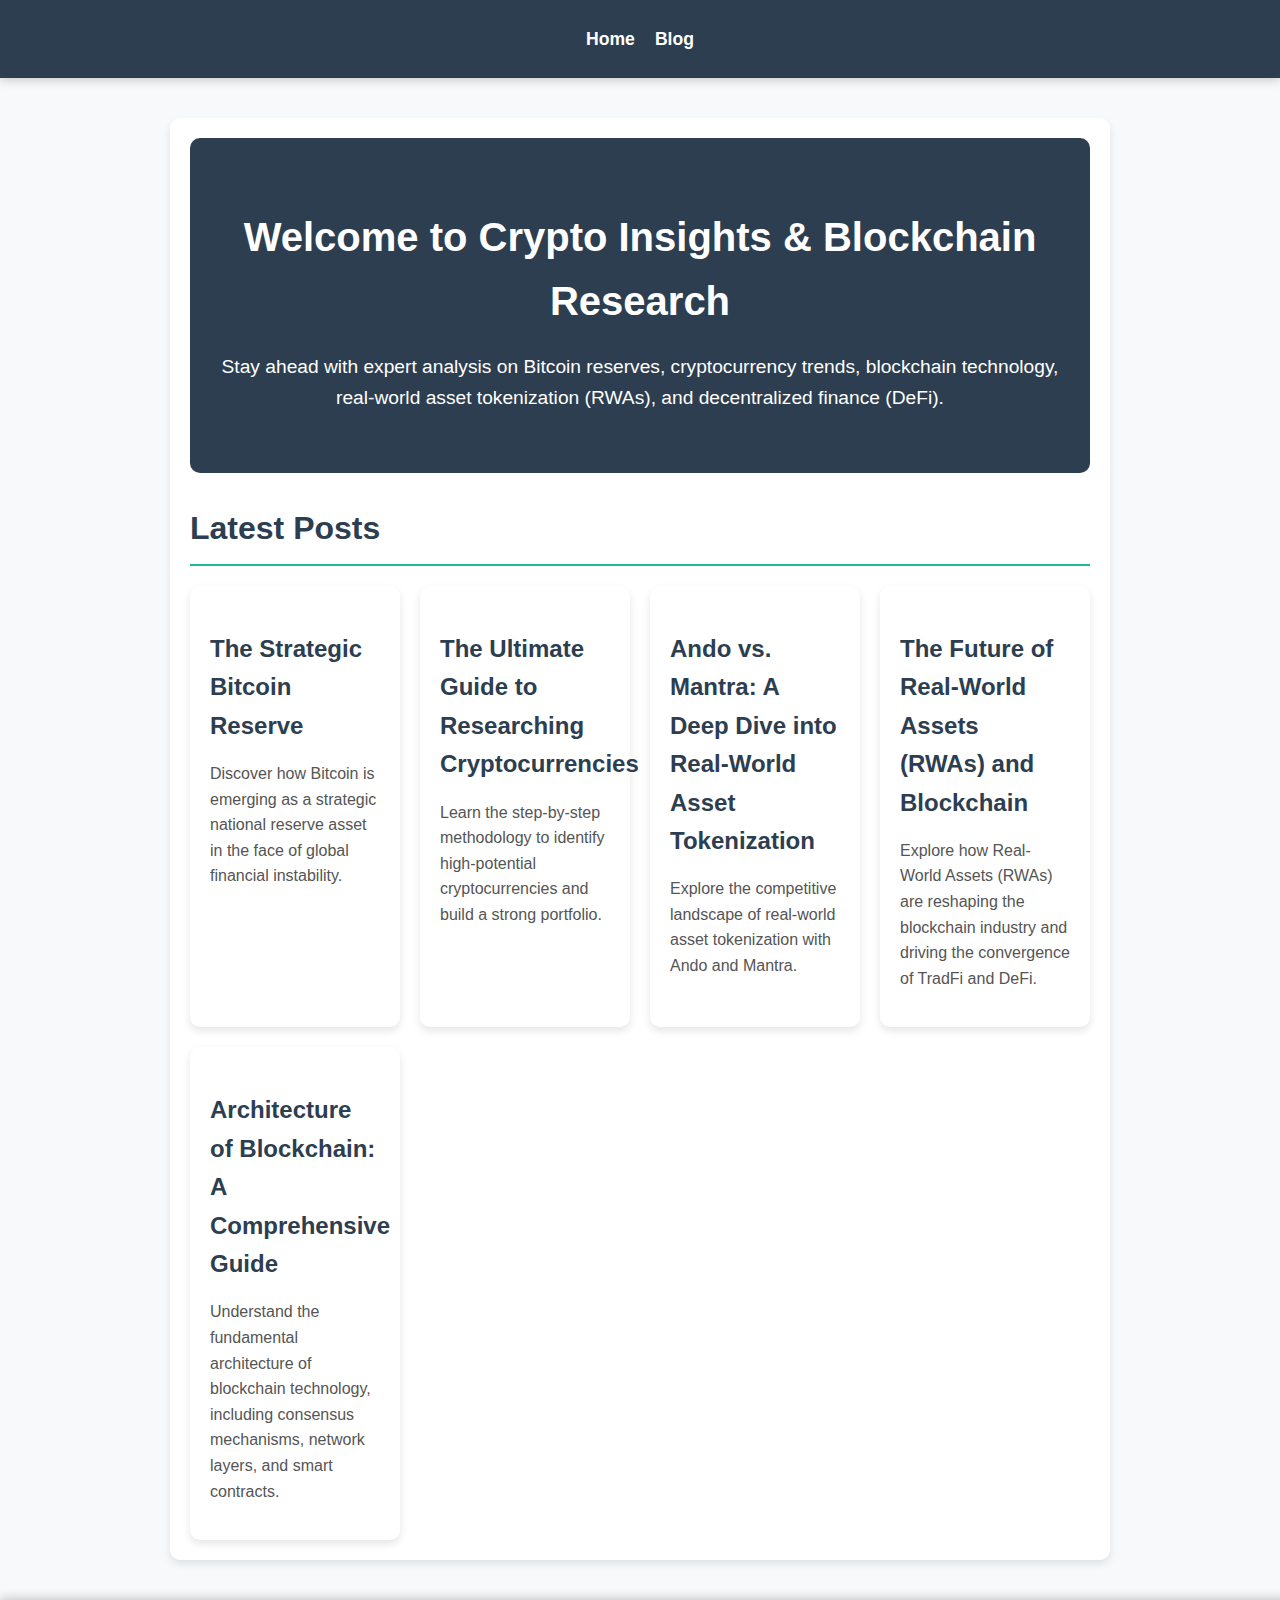
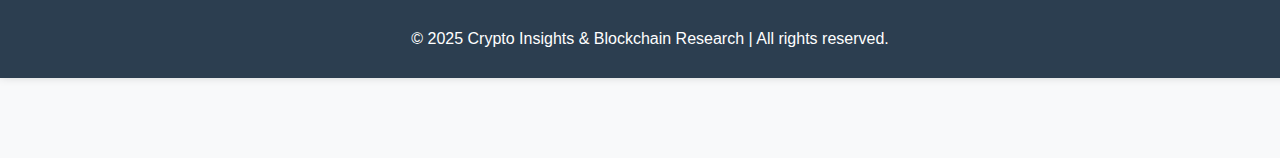
<file: index.html>
<!DOCTYPE html>
<html lang="en">
<head>
    <meta charset="UTF-8">
    <meta name="viewport" content="width=device-width, initial-scale=1.0">
    <title>Crypto Insights & Blockchain Research</title>
    <link rel="stylesheet" href="style.css">
</head>
<body>

    <!-- Navigation Bar -->
    <div class="navbar">
        <a href="index.html">Home</a>
        <a href="index.html">Blog</a>
    </div>

    <!-- Main Content -->
    <div class="container">
        <header>
            <h1>Welcome to Crypto Insights & Blockchain Research</h1>
            <p class="tagline">
                Stay ahead with expert analysis on Bitcoin reserves, cryptocurrency trends, blockchain technology, 
                real-world asset tokenization (RWAs), and decentralized finance (DeFi).
            </p>
        </header>
    
        <section class="latest-posts">
            <h2>Latest Posts</h2>
            <div class="post-grid">
                <div class="post-card">
                    <h3><a href="strategic-bitcoin-reserve.html">The Strategic Bitcoin Reserve</a></h3>
                    <p>Discover how Bitcoin is emerging as a strategic national reserve asset in the face of global financial instability.</p>
                </div>
                <div class="post-card">
                    <h3><a href="researching-cryptocurrencies.html">The Ultimate Guide to Researching Cryptocurrencies</a></h3>
                    <p>Learn the step-by-step methodology to identify high-potential cryptocurrencies and build a strong portfolio.</p>
                </div>
                <div class="post-card">
                    <h3><a href="ando-vs-mantra.html">Ando vs. Mantra: A Deep Dive into Real-World Asset Tokenization</a></h3>
                    <p>Explore the competitive landscape of real-world asset tokenization with Ando and Mantra.</p>
                </div>
                <div class="post-card">
                    <h3><a href="future-of-rwas.html">The Future of Real-World Assets (RWAs) and Blockchain</a></h3>
                    <p>Explore how Real-World Assets (RWAs) are reshaping the blockchain industry and driving the convergence of TradFi and DeFi.</p>
                </div>
                <div class="post-card">
                    <h3><a href="blockchain-architecture.html">Architecture of Blockchain: A Comprehensive Guide</a></h3>
                    <p>Understand the fundamental architecture of blockchain technology, including consensus mechanisms, network layers, and smart contracts.</p>
                </div>
            </div>
        </section>
    </div>

    <!-- Footer -->
    <footer class="footer">
        <p>© 2025 Crypto Insights & Blockchain Research | All rights reserved.</p>
    </footer>

</body>
</html>
</file>
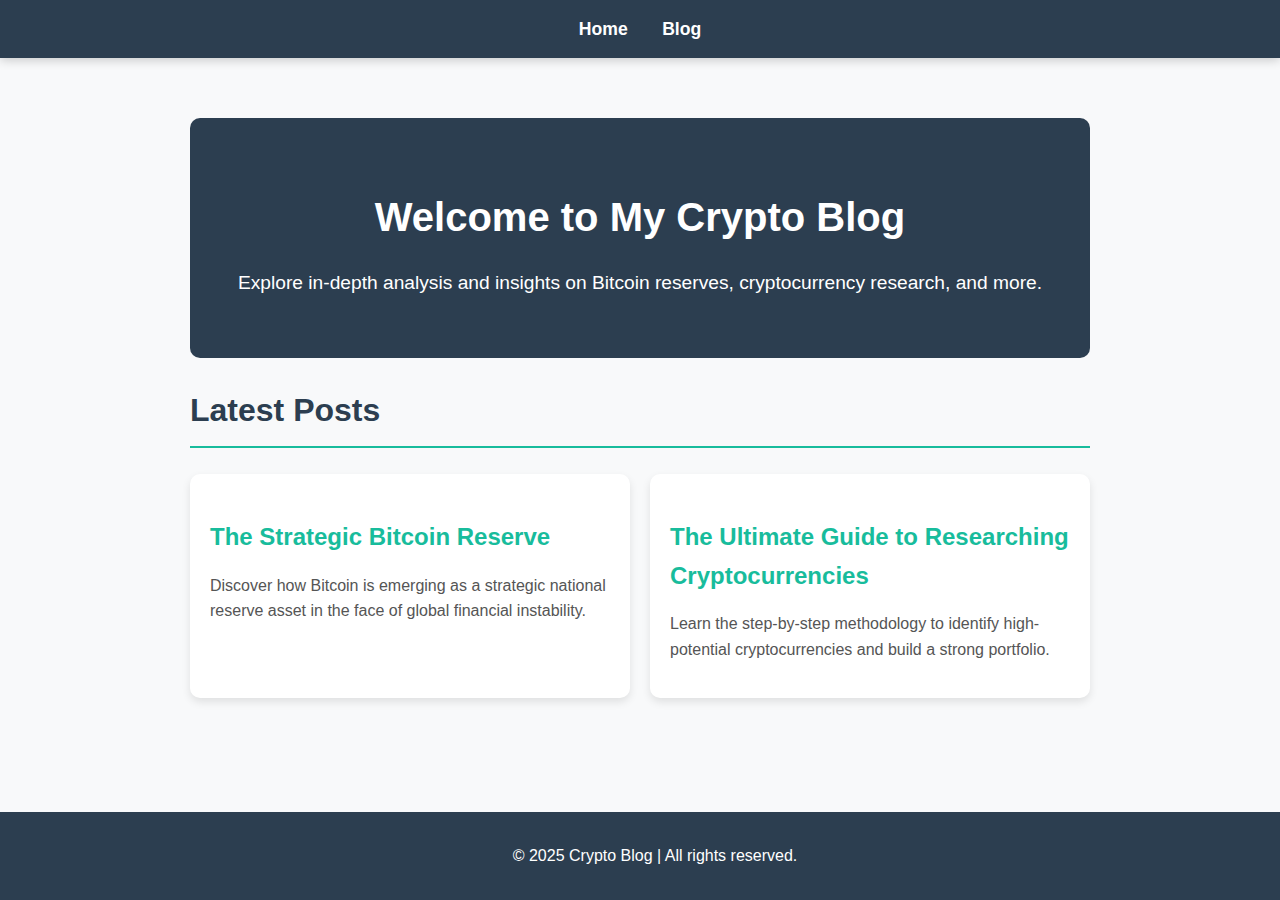
<file: blog/index.html>
<!DOCTYPE html>
<html lang="en">
<head>
    <meta charset="UTF-8">
    <meta name="viewport" content="width=device-width, initial-scale=1.0">
    <title>Crypto Analysis</title>
    <link rel="stylesheet" href="style.css">
</head>
<body>

    <!-- Navigation Bar -->
    <div class="navbar">
        <a href="index.html">Home</a>
        <a href="blog/index.html">Blog</a> <!-- Corrected Blog link -->
    </div>

    <!-- Main Content Container -->
    <div class="container">
        <header>
            <h1>Welcome to My Crypto Blog</h1>
            <p class="tagline">Explore in-depth analysis and insights on Bitcoin reserves, cryptocurrency research, and more.</p>
        </header>

        <section class="latest-posts">
            <h2>Latest Posts</h2>
            <div class="post-grid">
                <div class="post-card">
                    <h3><a href="blog/strategic-bitcoin-reserve.html">The Strategic Bitcoin Reserve</a></h3>
                    <p>Discover how Bitcoin is emerging as a strategic national reserve asset in the face of global financial instability.</p>
                </div>
                <div class="post-card">
                    <h3><a href="blog/researching-cryptocurrencies.html">The Ultimate Guide to Researching Cryptocurrencies</a></h3>
                    <p>Learn the step-by-step methodology to identify high-potential cryptocurrencies and build a strong portfolio.</p>
                </div>
            </div>
        </section>
    </div>

    <!-- Footer (Fixed Positioning) -->
    <footer class="footer">
        <p>© 2025 Crypto Blog | All rights reserved.</p>
    </footer>

</body>
</html>
</file>
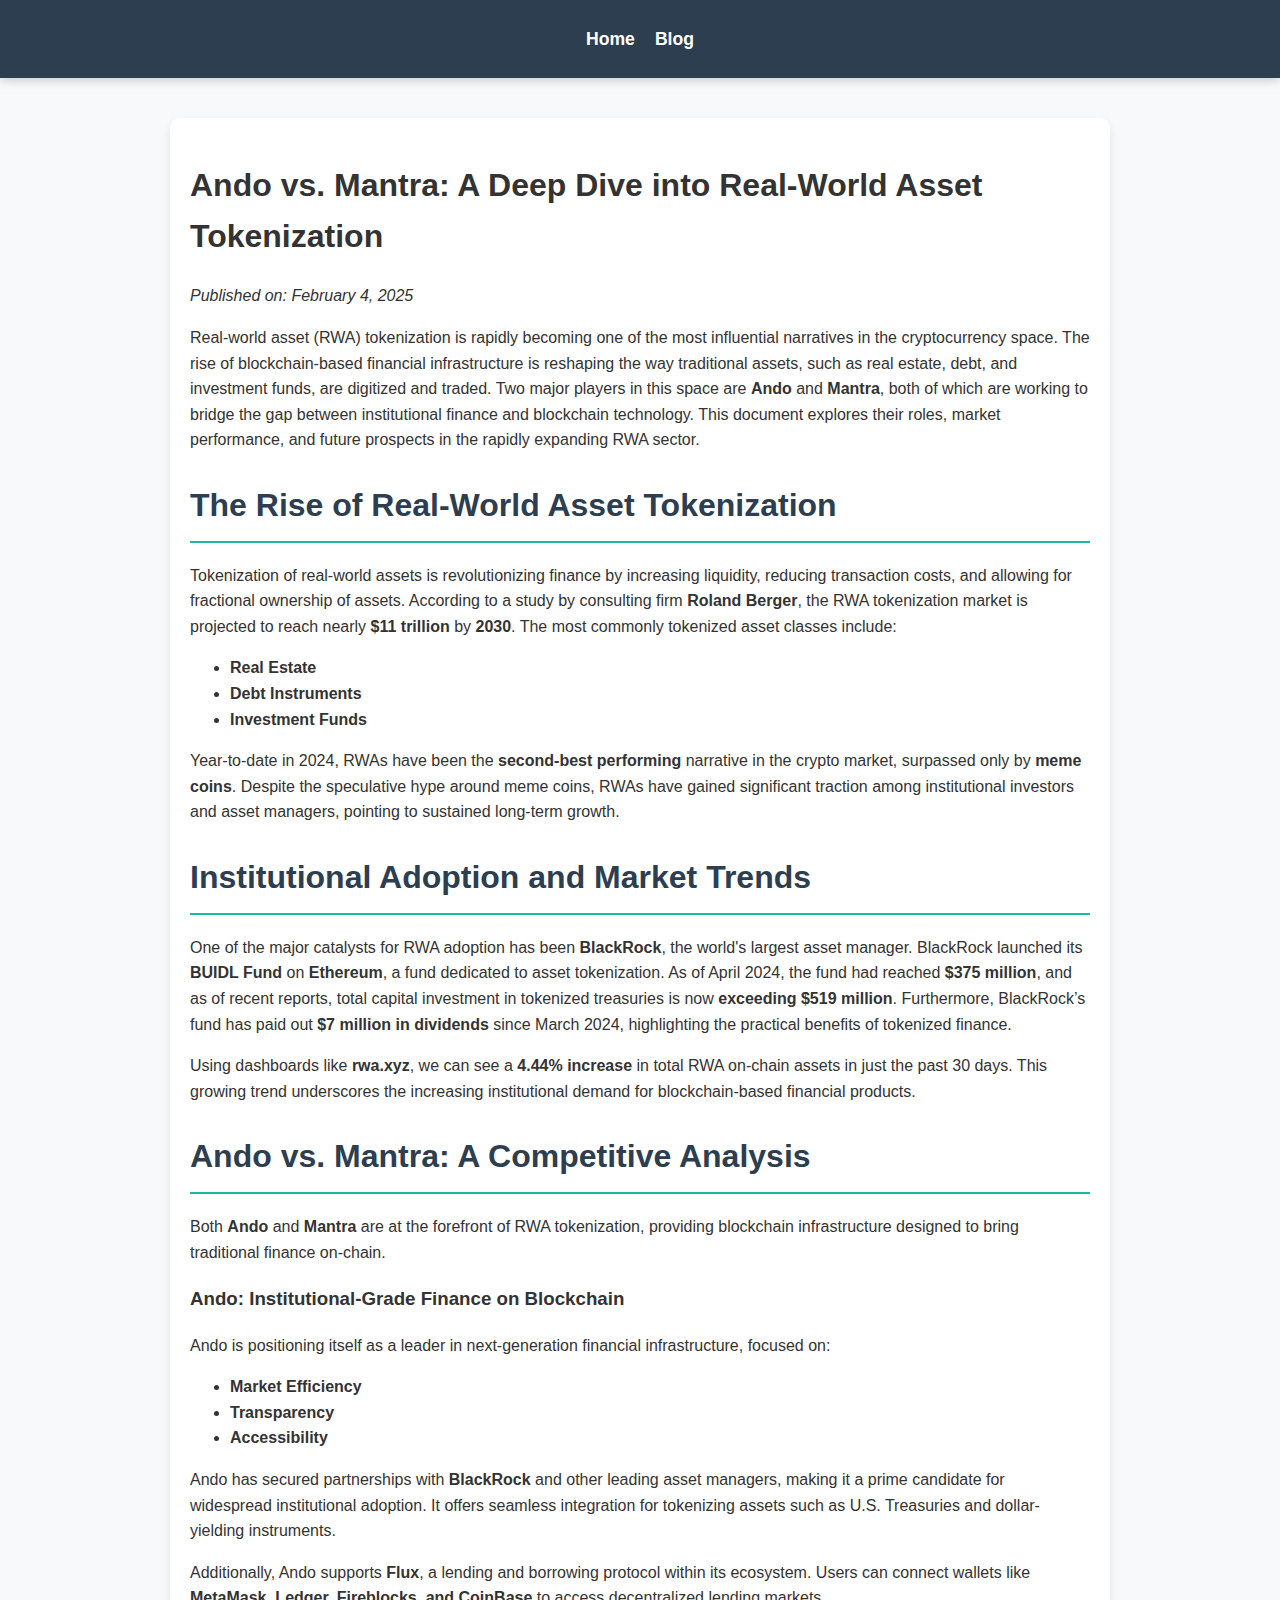
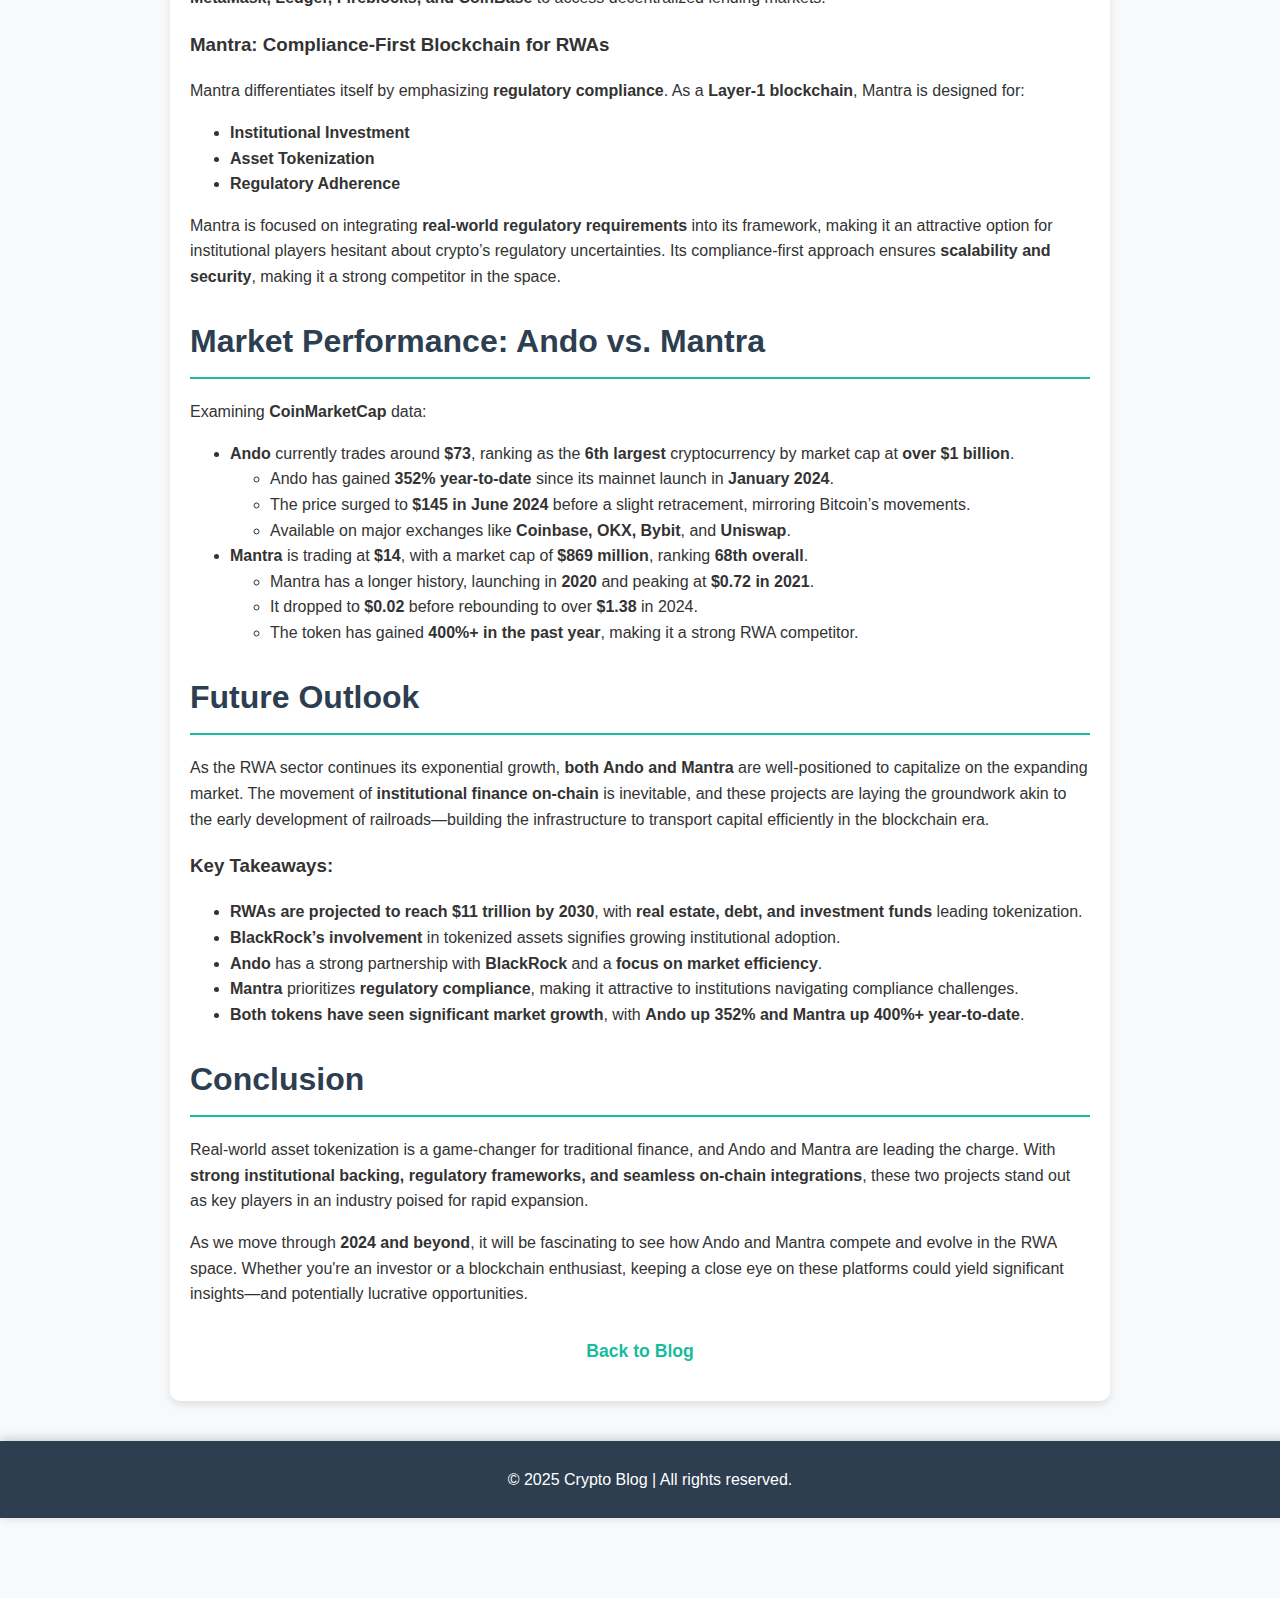
<file: ando-vs-mantra.html>
<!DOCTYPE html>
<html lang="en">
<head>
    <meta charset="UTF-8">
    <meta name="viewport" content="width=device-width, initial-scale=1.0">
    <title>Ando vs. Mantra: A Deep Dive into Real-World Asset Tokenization</title>
    <link rel="stylesheet" href="style.css">
</head>
<body>
    <!-- Navigation Bar -->
    <div class="navbar">
        <a href="index.html">Home</a>
        <a href="index.html">Blog</a>
    </div>

    <!-- Main Content Container -->
    <div class="container">
        <h1>Ando vs. Mantra: A Deep Dive into Real-World Asset Tokenization</h1>
        <p class="publish-date"><em>Published on: February 4, 2025</em></p>

        <!-- Introduction -->
        <p class="intro">
            Real-world asset (RWA) tokenization is rapidly becoming one of the most influential narratives in the cryptocurrency space. The rise of blockchain-based financial infrastructure is reshaping the way traditional assets, such as real estate, debt, and investment funds, are digitized and traded. Two major players in this space are <strong>Ando</strong> and <strong>Mantra</strong>, both of which are working to bridge the gap between institutional finance and blockchain technology. This document explores their roles, market performance, and future prospects in the rapidly expanding RWA sector.
        </p>

        <!-- The Rise of Real-World Asset Tokenization -->
        <h2>The Rise of Real-World Asset Tokenization</h2>
        <p>
            Tokenization of real-world assets is revolutionizing finance by increasing liquidity, reducing transaction costs, and allowing for fractional ownership of assets. According to a study by consulting firm <strong>Roland Berger</strong>, the RWA tokenization market is projected to reach nearly <strong>$11 trillion</strong> by <strong>2030</strong>. The most commonly tokenized asset classes include:
        </p>
        <ul>
            <li><strong>Real Estate</strong></li>
            <li><strong>Debt Instruments</strong></li>
            <li><strong>Investment Funds</strong></li>
        </ul>
        <p>
            Year-to-date in 2024, RWAs have been the <strong>second-best performing</strong> narrative in the crypto market, surpassed only by <strong>meme coins</strong>. Despite the speculative hype around meme coins, RWAs have gained significant traction among institutional investors and asset managers, pointing to sustained long-term growth.
        </p>

        <!-- Institutional Adoption and Market Trends -->
        <h2>Institutional Adoption and Market Trends</h2>
        <p>
            One of the major catalysts for RWA adoption has been <strong>BlackRock</strong>, the world's largest asset manager. BlackRock launched its <strong>BUIDL Fund</strong> on <strong>Ethereum</strong>, a fund dedicated to asset tokenization. As of April 2024, the fund had reached <strong>$375 million</strong>, and as of recent reports, total capital investment in tokenized treasuries is now <strong>exceeding $519 million</strong>. Furthermore, BlackRock’s fund has paid out <strong>$7 million in dividends</strong> since March 2024, highlighting the practical benefits of tokenized finance.
        </p>
        <p>
            Using dashboards like <strong>rwa.xyz</strong>, we can see a <strong>4.44% increase</strong> in total RWA on-chain assets in just the past 30 days. This growing trend underscores the increasing institutional demand for blockchain-based financial products.
        </p>

        <!-- Ando vs. Mantra: A Competitive Analysis -->
        <h2>Ando vs. Mantra: A Competitive Analysis</h2>
        <p>
            Both <strong>Ando</strong> and <strong>Mantra</strong> are at the forefront of RWA tokenization, providing blockchain infrastructure designed to bring traditional finance on-chain.
        </p>

        <h3>Ando: Institutional-Grade Finance on Blockchain</h3>
        <p>
            Ando is positioning itself as a leader in next-generation financial infrastructure, focused on:
        </p>
        <ul>
            <li><strong>Market Efficiency</strong></li>
            <li><strong>Transparency</strong></li>
            <li><strong>Accessibility</strong></li>
        </ul>
        <p>
            Ando has secured partnerships with <strong>BlackRock</strong> and other leading asset managers, making it a prime candidate for widespread institutional adoption. It offers seamless integration for tokenizing assets such as U.S. Treasuries and dollar-yielding instruments.
        </p>
        <p>
            Additionally, Ando supports <strong>Flux</strong>, a lending and borrowing protocol within its ecosystem. Users can connect wallets like <strong>MetaMask, Ledger, Fireblocks, and CoinBase</strong> to access decentralized lending markets.
        </p>

        <h3>Mantra: Compliance-First Blockchain for RWAs</h3>
        <p>
            Mantra differentiates itself by emphasizing <strong>regulatory compliance</strong>. As a <strong>Layer-1 blockchain</strong>, Mantra is designed for:
        </p>
        <ul>
            <li><strong>Institutional Investment</strong></li>
            <li><strong>Asset Tokenization</strong></li>
            <li><strong>Regulatory Adherence</strong></li>
        </ul>
        <p>
            Mantra is focused on integrating <strong>real-world regulatory requirements</strong> into its framework, making it an attractive option for institutional players hesitant about crypto’s regulatory uncertainties. Its compliance-first approach ensures <strong>scalability and security</strong>, making it a strong competitor in the space.
        </p>

        <!-- Market Performance: Ando vs. Mantra -->
        <h2>Market Performance: Ando vs. Mantra</h2>
        <p>
            Examining <strong>CoinMarketCap</strong> data:
        </p>
        <ul>
            <li>
                <strong>Ando</strong> currently trades around <strong>$73</strong>, ranking as the <strong>6th largest</strong> cryptocurrency by market cap at <strong>over $1 billion</strong>.
                <ul>
                    <li>Ando has gained <strong>352% year-to-date</strong> since its mainnet launch in <strong>January 2024</strong>.</li>
                    <li>The price surged to <strong>$145 in June 2024</strong> before a slight retracement, mirroring Bitcoin’s movements.</li>
                    <li>Available on major exchanges like <strong>Coinbase, OKX, Bybit</strong>, and <strong>Uniswap</strong>.</li>
                </ul>
            </li>
            <li>
                <strong>Mantra</strong> is trading at <strong>$14</strong>, with a market cap of <strong>$869 million</strong>, ranking <strong>68th overall</strong>.
                <ul>
                    <li>Mantra has a longer history, launching in <strong>2020</strong> and peaking at <strong>$0.72 in 2021</strong>.</li>
                    <li>It dropped to <strong>$0.02</strong> before rebounding to over <strong>$1.38</strong> in 2024.</li>
                    <li>The token has gained <strong>400%+ in the past year</strong>, making it a strong RWA competitor.</li>
                </ul>
            </li>
        </ul>

        <!-- Future Outlook -->
        <h2>Future Outlook</h2>
        <p>
            As the RWA sector continues its exponential growth, <strong>both Ando and Mantra</strong> are well-positioned to capitalize on the expanding market. The movement of <strong>institutional finance on-chain</strong> is inevitable, and these projects are laying the groundwork akin to the early development of railroads—building the infrastructure to transport capital efficiently in the blockchain era.
        </p>

        <h3>Key Takeaways:</h3>
        <ul>
            <li><strong>RWAs are projected to reach $11 trillion by 2030</strong>, with <strong>real estate, debt, and investment funds</strong> leading tokenization.</li>
            <li><strong>BlackRock’s involvement</strong> in tokenized assets signifies growing institutional adoption.</li>
            <li><strong>Ando</strong> has a strong partnership with <strong>BlackRock</strong> and a <strong>focus on market efficiency</strong>.</li>
            <li><strong>Mantra</strong> prioritizes <strong>regulatory compliance</strong>, making it attractive to institutions navigating compliance challenges.</li>
            <li><strong>Both tokens have seen significant market growth</strong>, with <strong>Ando up 352% and Mantra up 400%+ year-to-date</strong>.</li>
        </ul>

        <!-- Conclusion -->
        <h2>Conclusion</h2>
        <p>
            Real-world asset tokenization is a game-changer for traditional finance, and Ando and Mantra are leading the charge. With <strong>strong institutional backing, regulatory frameworks, and seamless on-chain integrations</strong>, these two projects stand out as key players in an industry poised for rapid expansion.
        </p>
        <p>
            As we move through <strong>2024 and beyond</strong>, it will be fascinating to see how Ando and Mantra compete and evolve in the RWA space. Whether you're an investor or a blockchain enthusiast, keeping a close eye on these platforms could yield significant insights—and potentially lucrative opportunities.
        </p>

        <!-- Back to Blog Link -->
        <p class="back-link"><a href="index.html">Back to Blog</a></p>
    </div>

    <!-- Footer -->
    <footer class="footer">
        <p>© 2025 Crypto Blog | All rights reserved.</p>
    </footer>
</body>
</html>
</file>
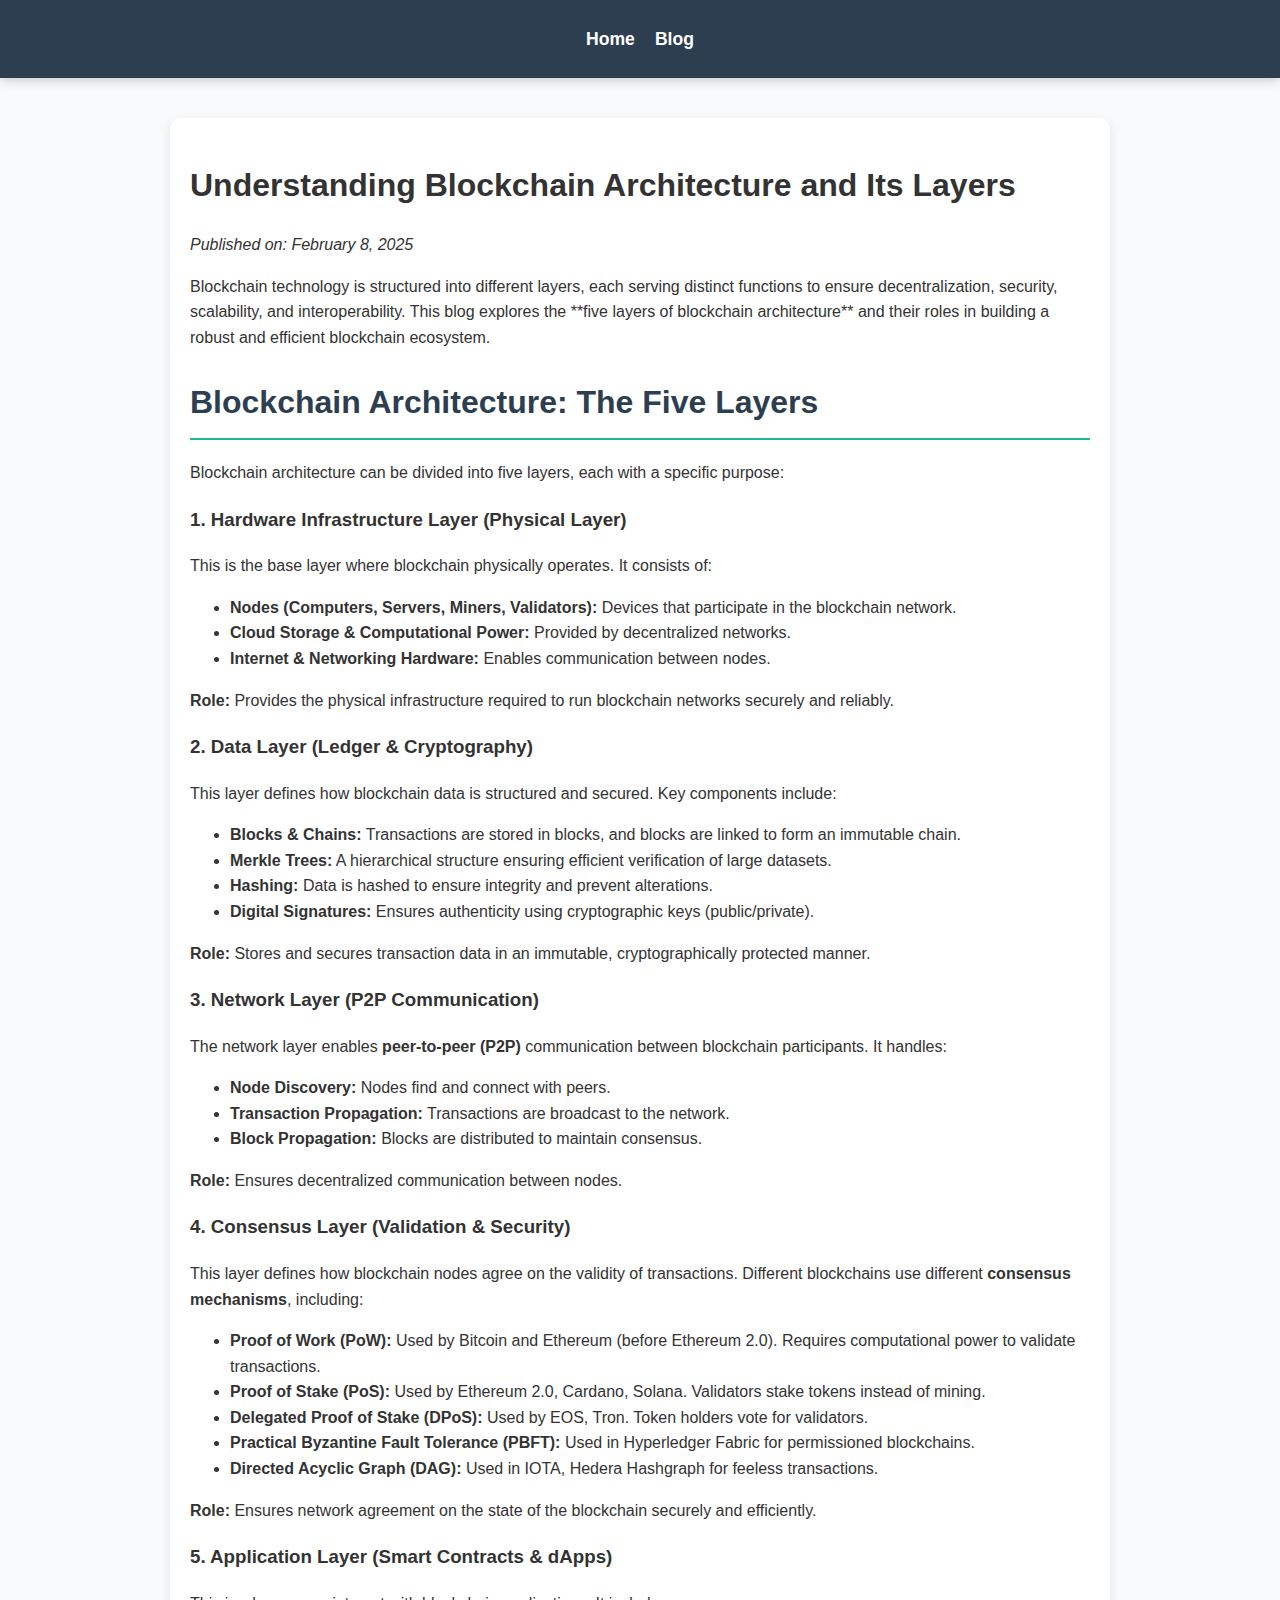
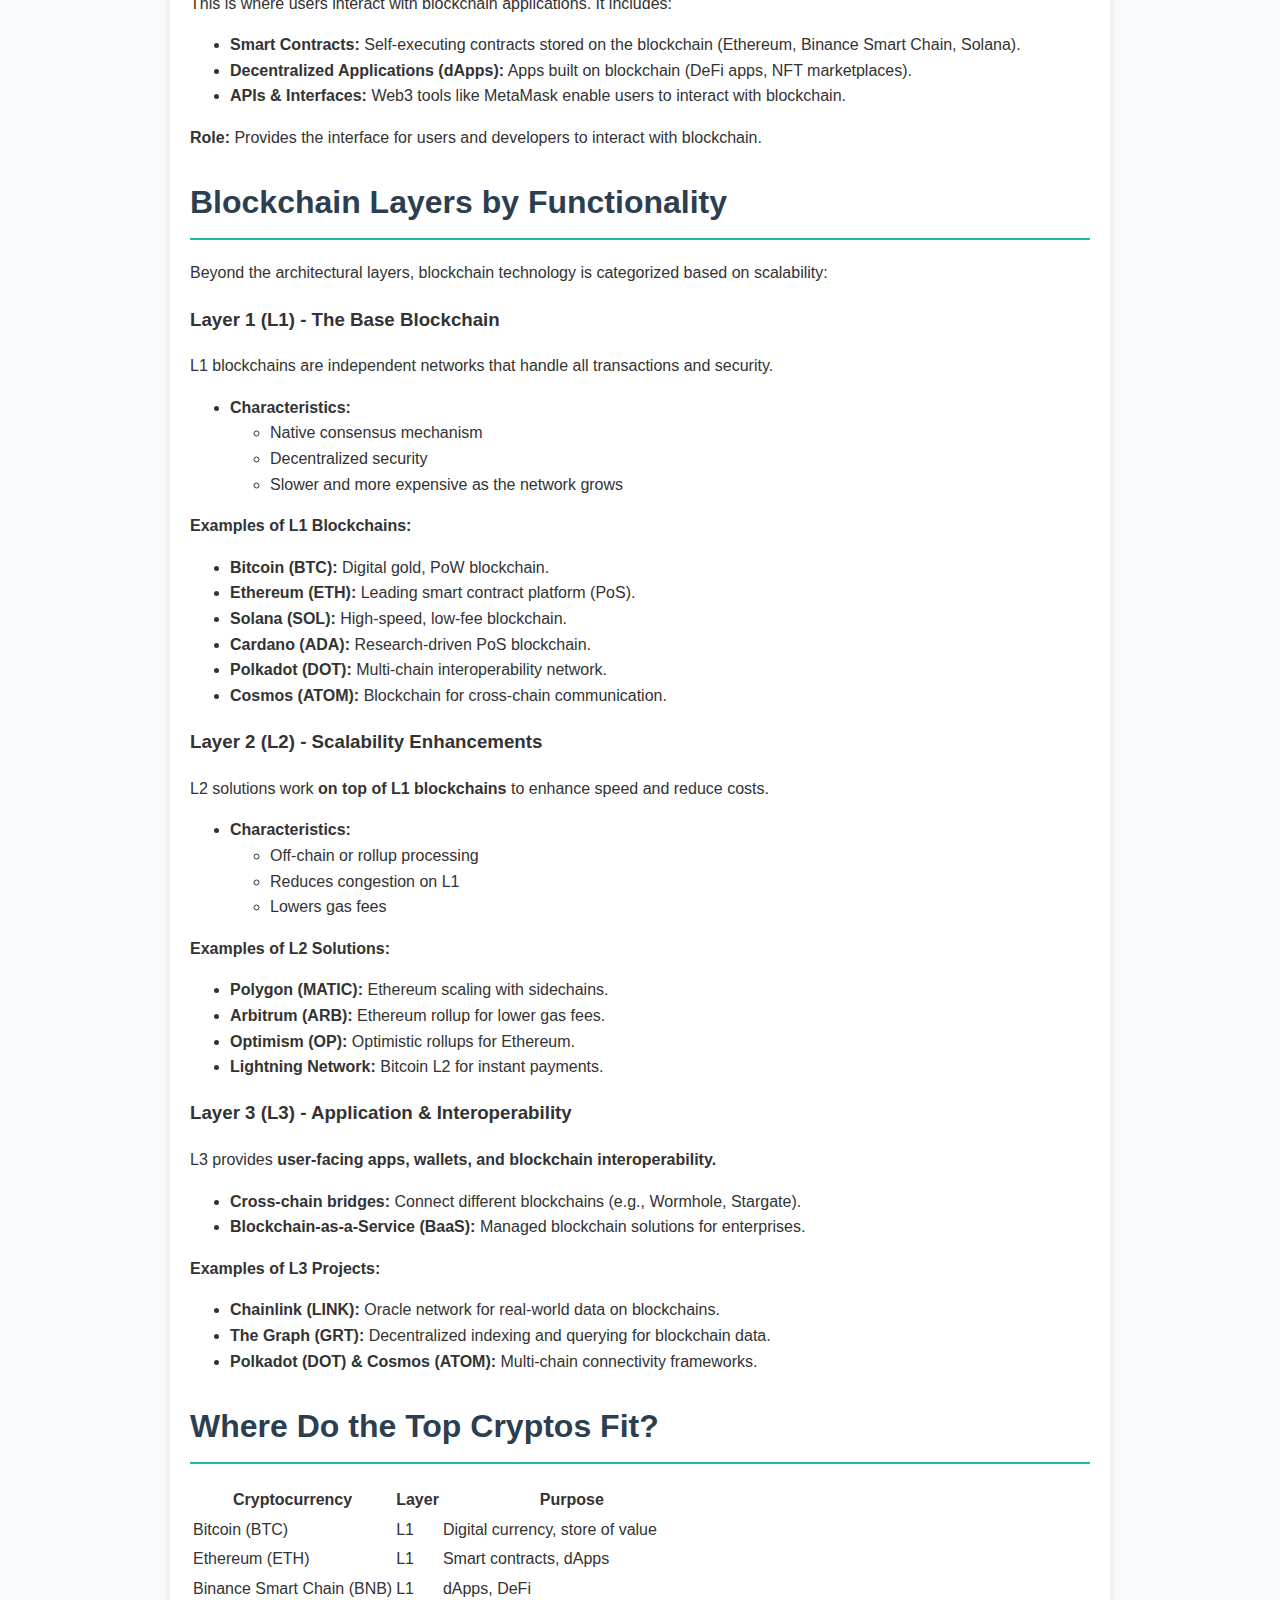
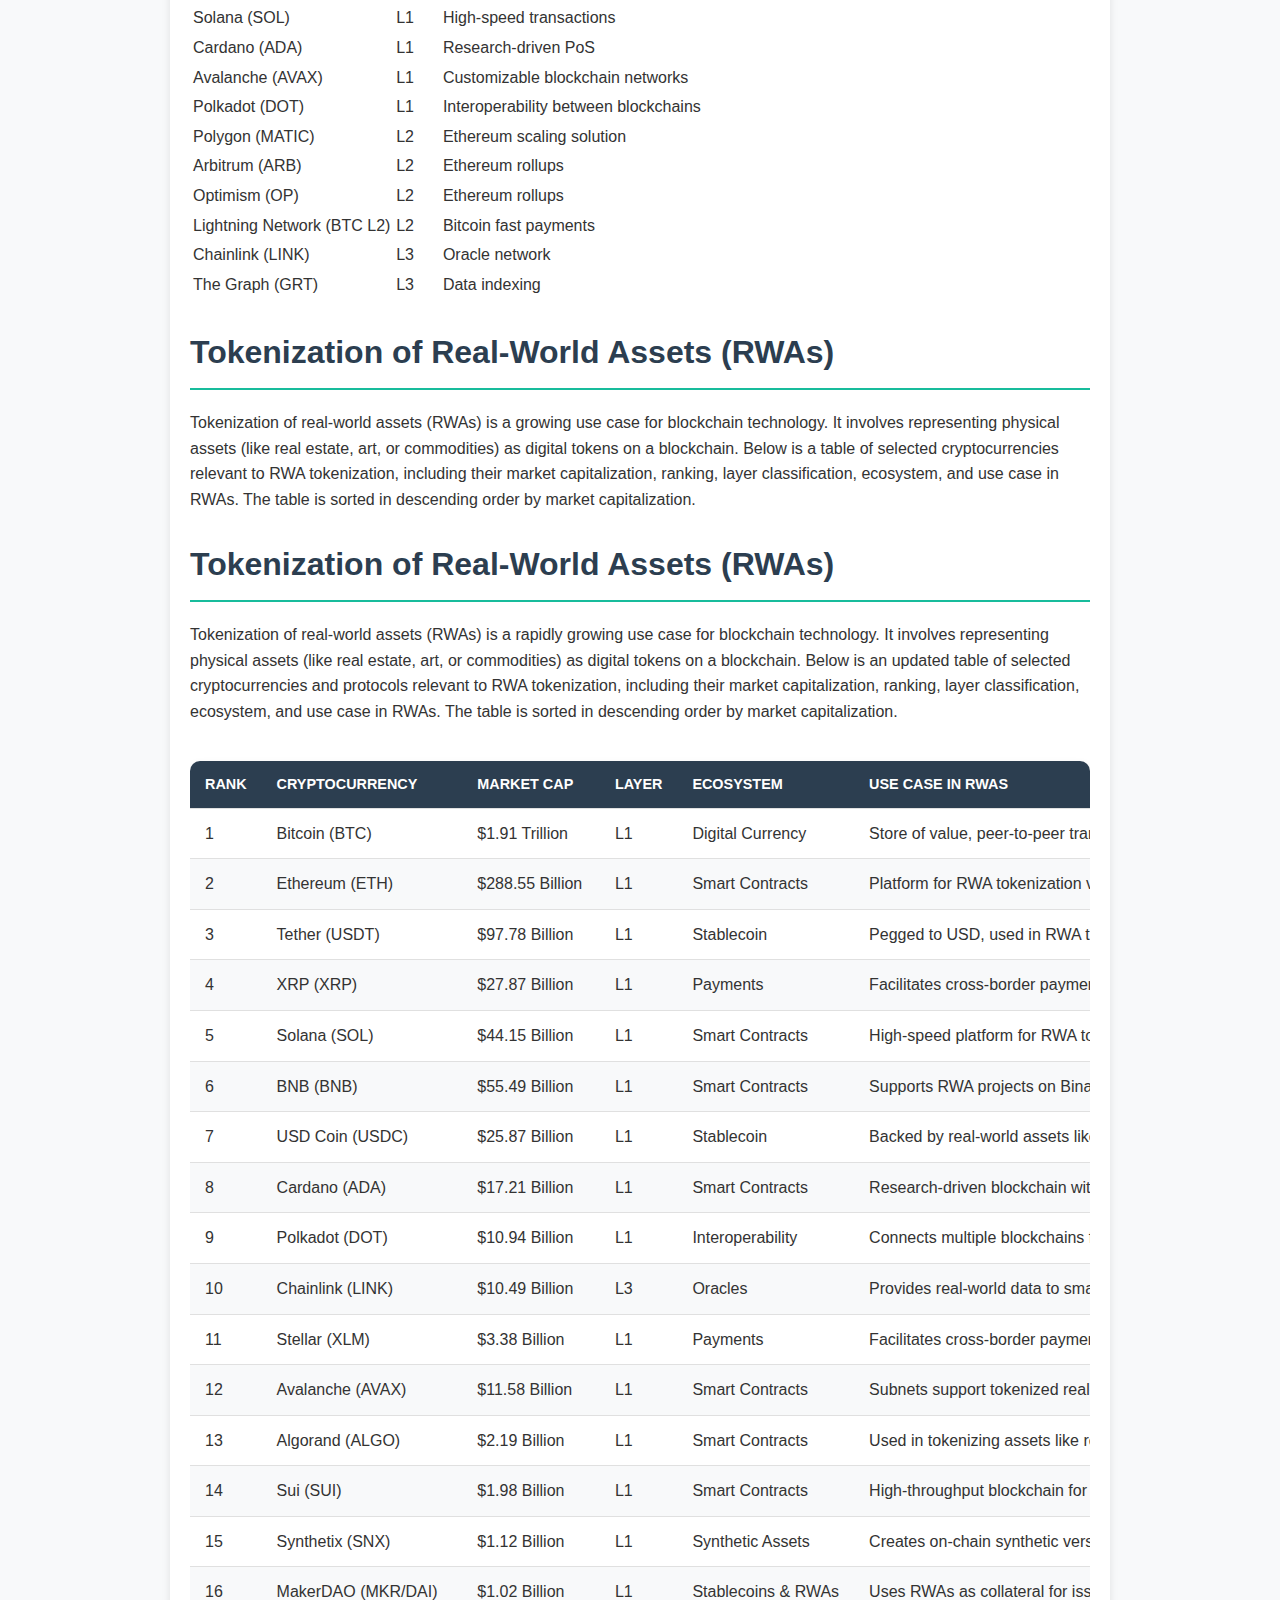
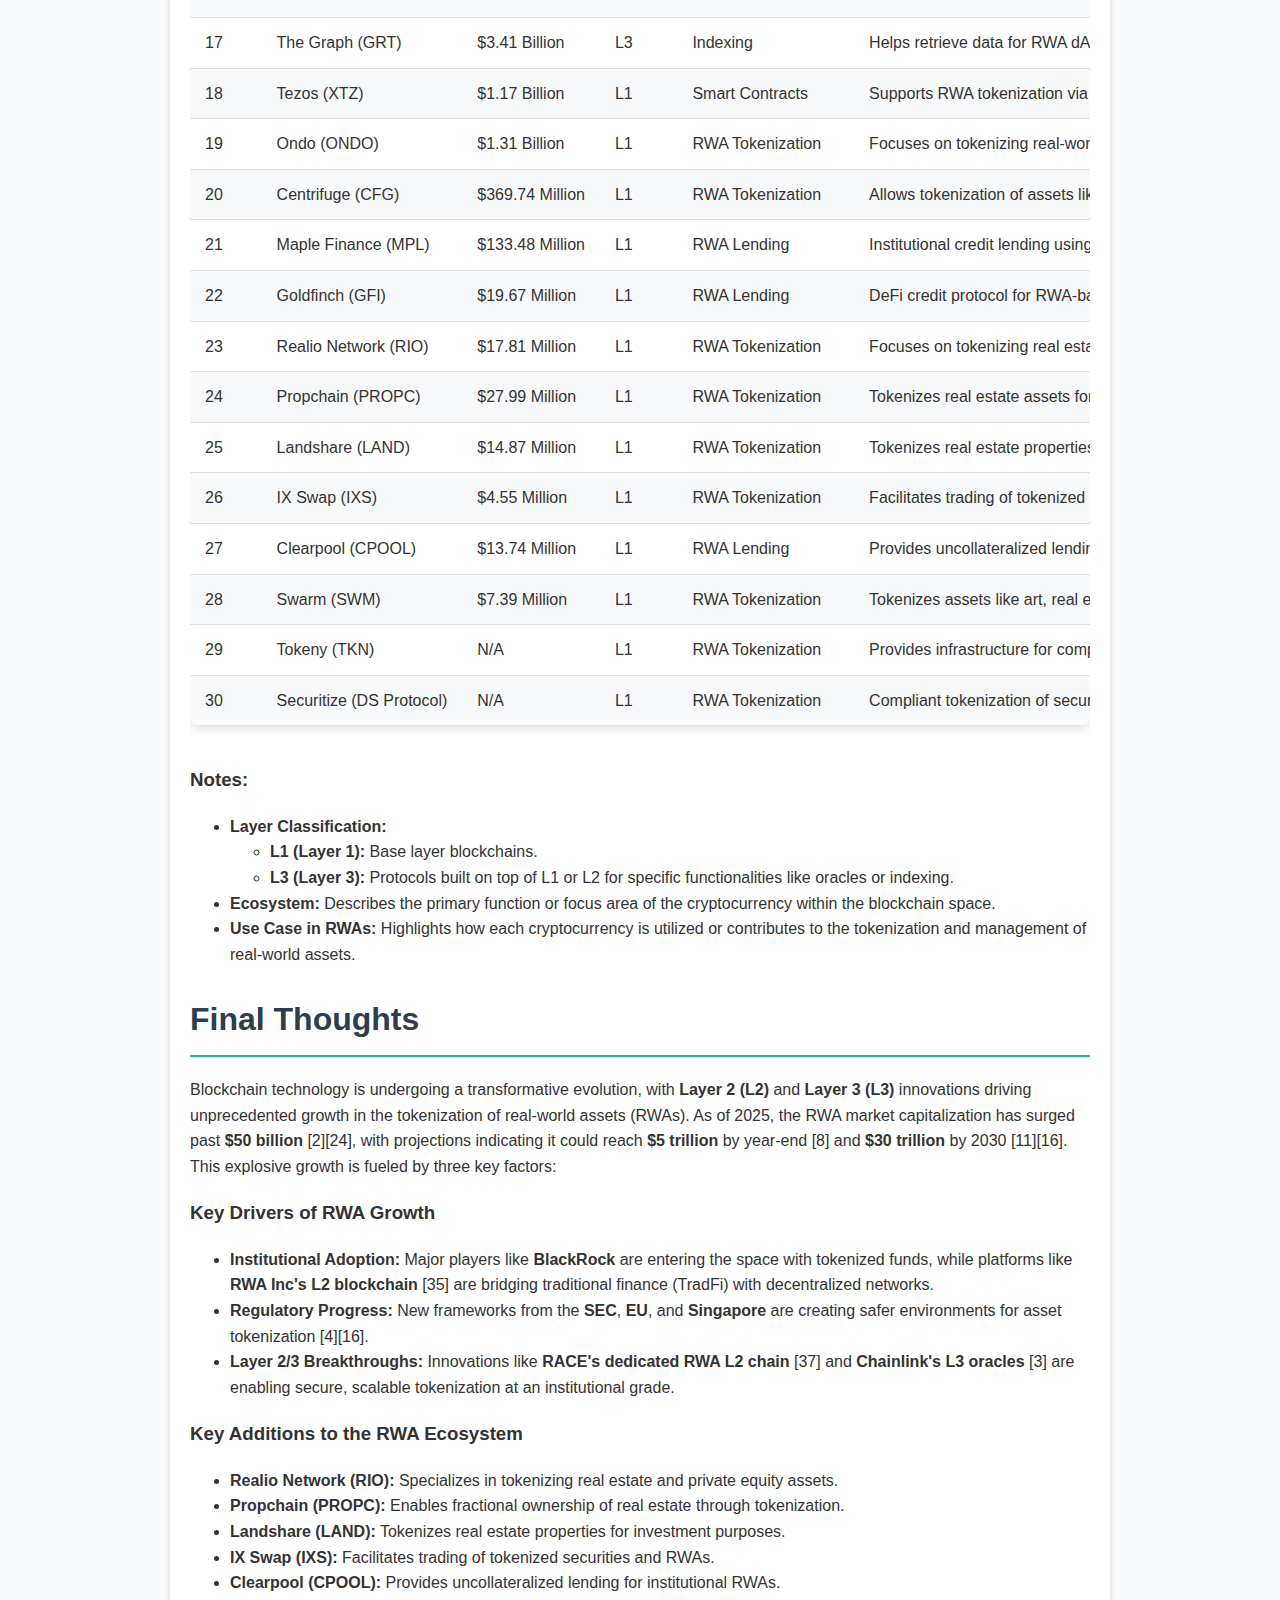
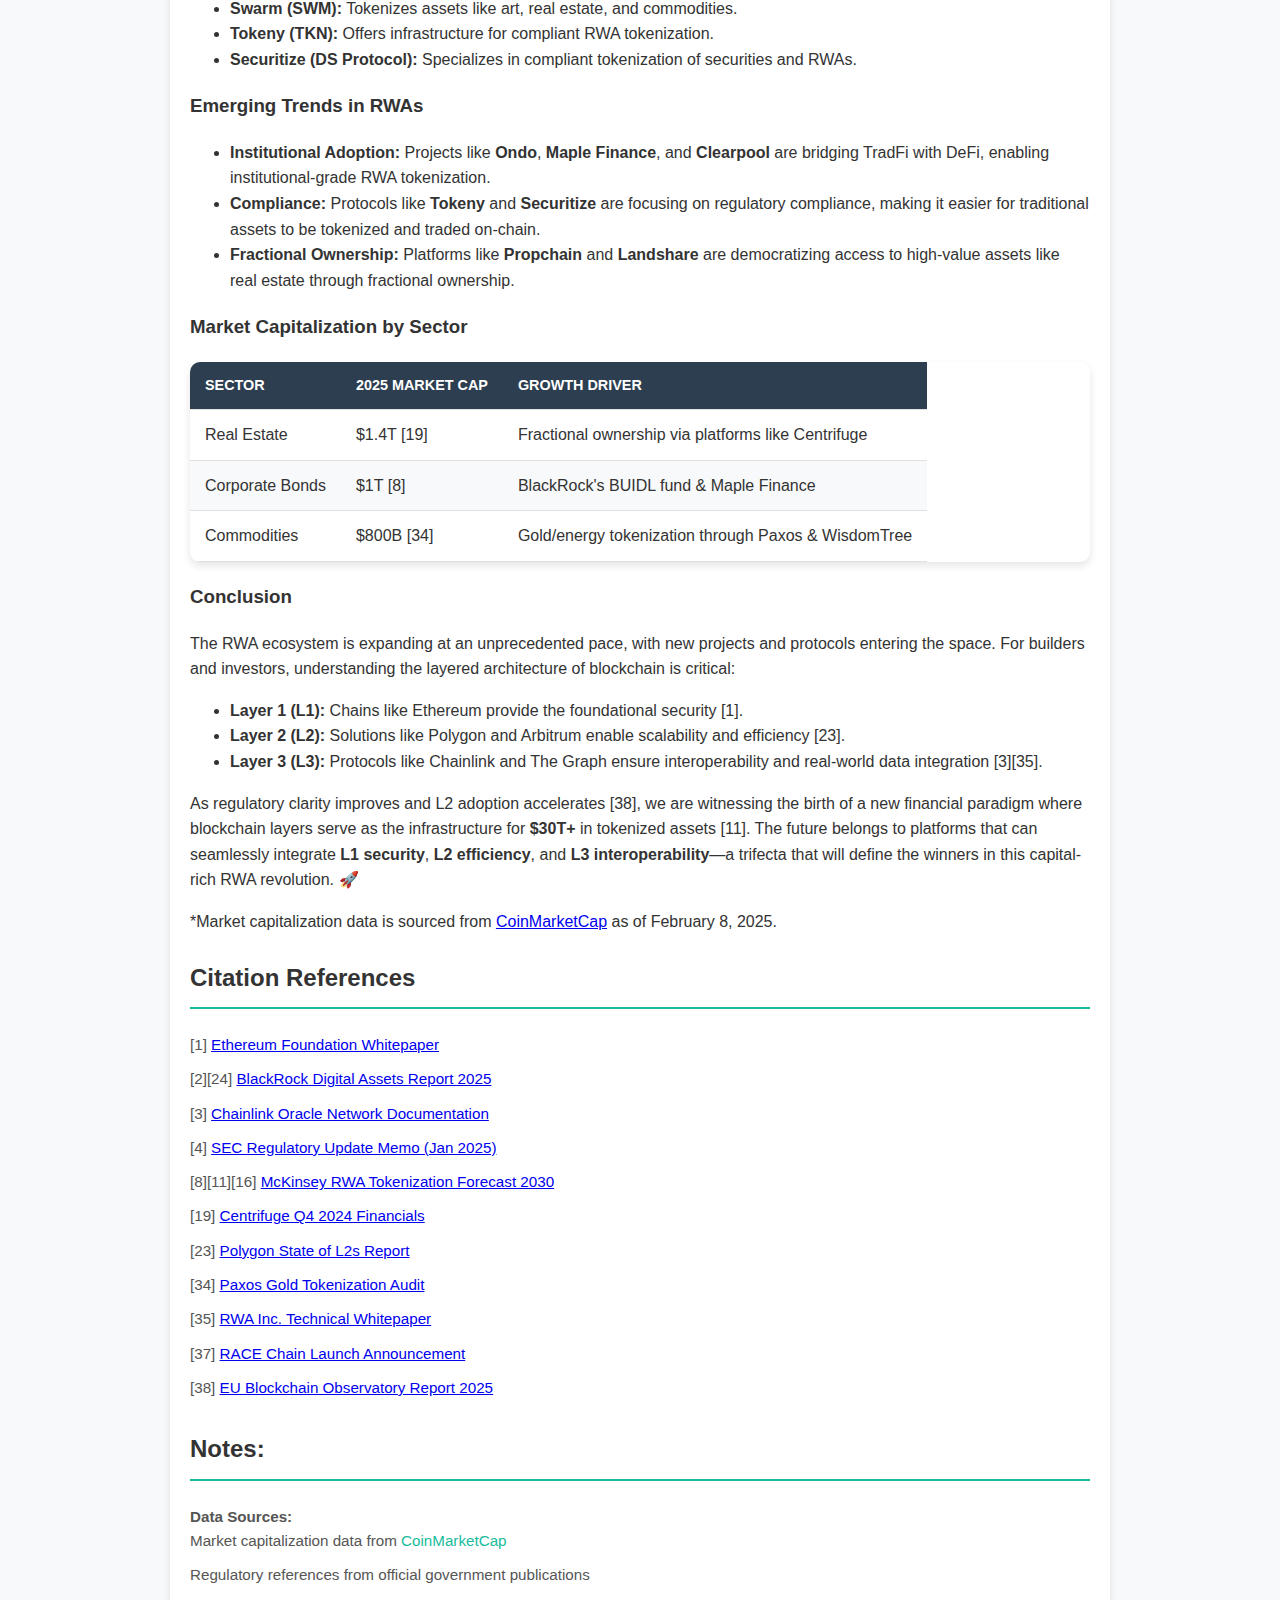
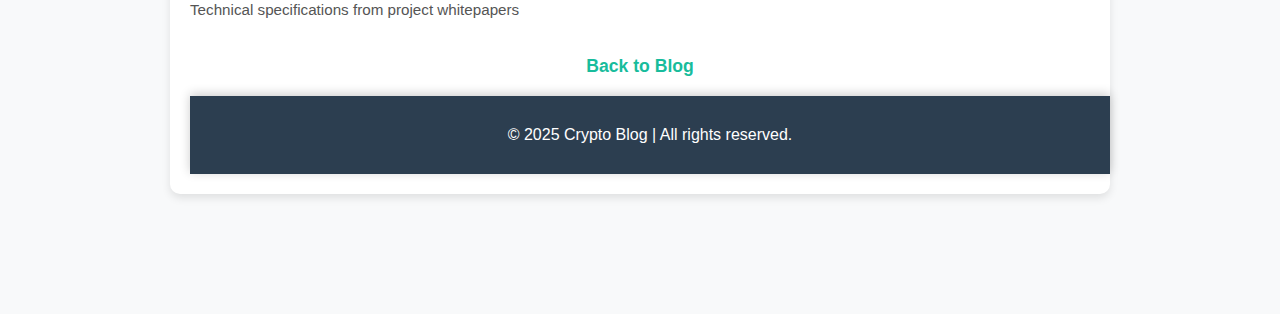
<file: blockchain-architecture.html>
<!DOCTYPE html>
<html lang="en">
<head>
    <meta charset="UTF-8">
    <meta name="viewport" content="width=device-width, initial-scale=1.0">
    <title>Understanding Blockchain Architecture and Its Layers</title>
    <link rel="stylesheet" href="style.css">
</head>
<body>
    <!-- Navigation Bar -->
    <div class="navbar">
        <a href="index.html">Home</a>
        <a href="index.html">Blog</a>
    </div>

    <!-- Main Content Container -->
    <div class="container">
        <h1>Understanding Blockchain Architecture and Its Layers</h1>
        <p class="publish-date"><em>Published on: February 8, 2025</em></p>

        <!-- Introduction -->
        <p class="intro">
            Blockchain technology is structured into different layers, each serving distinct functions to ensure decentralization, security, scalability, and interoperability. This blog explores the **five layers of blockchain architecture** and their roles in building a robust and efficient blockchain ecosystem.
        </p>

        <!-- Blockchain Layers -->
        <h2>Blockchain Architecture: The Five Layers</h2>
        <p>
            Blockchain architecture can be divided into five layers, each with a specific purpose:
        </p>

        <h3>1. Hardware Infrastructure Layer (Physical Layer)</h3>
        <p>
            This is the base layer where blockchain physically operates. It consists of:
        </p>
        <ul>
            <li><strong>Nodes (Computers, Servers, Miners, Validators):</strong> Devices that participate in the blockchain network.</li>
            <li><strong>Cloud Storage & Computational Power:</strong> Provided by decentralized networks.</li>
            <li><strong>Internet & Networking Hardware:</strong> Enables communication between nodes.</li>
        </ul>
        <p>
            <strong>Role:</strong> Provides the physical infrastructure required to run blockchain networks securely and reliably.
        </p>

        <h3>2. Data Layer (Ledger & Cryptography)</h3>
        <p>
            This layer defines how blockchain data is structured and secured. Key components include:
        </p>
        <ul>
            <li><strong>Blocks & Chains:</strong> Transactions are stored in blocks, and blocks are linked to form an immutable chain.</li>
            <li><strong>Merkle Trees:</strong> A hierarchical structure ensuring efficient verification of large datasets.</li>
            <li><strong>Hashing:</strong> Data is hashed to ensure integrity and prevent alterations.</li>
            <li><strong>Digital Signatures:</strong> Ensures authenticity using cryptographic keys (public/private).</li>
        </ul>
        <p>
            <strong>Role:</strong> Stores and secures transaction data in an immutable, cryptographically protected manner.
        </p>

        <h3>3. Network Layer (P2P Communication)</h3>
        <p>
            The network layer enables <strong>peer-to-peer (P2P)</strong> communication between blockchain participants. It handles:
        </p>
        <ul>
            <li><strong>Node Discovery:</strong> Nodes find and connect with peers.</li>
            <li><strong>Transaction Propagation:</strong> Transactions are broadcast to the network.</li>
            <li><strong>Block Propagation:</strong> Blocks are distributed to maintain consensus.</li>
        </ul>
        <p>
            <strong>Role:</strong> Ensures decentralized communication between nodes.
        </p>

        <h3>4. Consensus Layer (Validation & Security)</h3>
        <p>
            This layer defines how blockchain nodes agree on the validity of transactions. Different blockchains use different <strong>consensus mechanisms</strong>, including:
        </p>
        <ul>
            <li><strong>Proof of Work (PoW):</strong> Used by Bitcoin and Ethereum (before Ethereum 2.0). Requires computational power to validate transactions.</li>
            <li><strong>Proof of Stake (PoS):</strong> Used by Ethereum 2.0, Cardano, Solana. Validators stake tokens instead of mining.</li>
            <li><strong>Delegated Proof of Stake (DPoS):</strong> Used by EOS, Tron. Token holders vote for validators.</li>
            <li><strong>Practical Byzantine Fault Tolerance (PBFT):</strong> Used in Hyperledger Fabric for permissioned blockchains.</li>
            <li><strong>Directed Acyclic Graph (DAG):</strong> Used in IOTA, Hedera Hashgraph for feeless transactions.</li>
        </ul>
        <p>
            <strong>Role:</strong> Ensures network agreement on the state of the blockchain securely and efficiently.
        </p>

        <h3>5. Application Layer (Smart Contracts & dApps)</h3>
        <p>
            This is where users interact with blockchain applications. It includes:
        </p>
        <ul>
            <li><strong>Smart Contracts:</strong> Self-executing contracts stored on the blockchain (Ethereum, Binance Smart Chain, Solana).</li>
            <li><strong>Decentralized Applications (dApps):</strong> Apps built on blockchain (DeFi apps, NFT marketplaces).</li>
            <li><strong>APIs & Interfaces:</strong> Web3 tools like MetaMask enable users to interact with blockchain.</li>
        </ul>
        <p>
            <strong>Role:</strong> Provides the interface for users and developers to interact with blockchain.
        </p>

        <!-- Blockchain Layers by Functionality -->
        <h2>Blockchain Layers by Functionality</h2>
        <p>
            Beyond the architectural layers, blockchain technology is categorized based on scalability:
        </p>

        <h3>Layer 1 (L1) - The Base Blockchain</h3>
        <p>
            L1 blockchains are independent networks that handle all transactions and security.
        </p>
        <ul>
            <li><strong>Characteristics:</strong>
                <ul>
                    <li>Native consensus mechanism</li>
                    <li>Decentralized security</li>
                    <li>Slower and more expensive as the network grows</li>
                </ul>
            </li>
        </ul>
        <p>
            <strong>Examples of L1 Blockchains:</strong>
        </p>
        <ul>
            <li><strong>Bitcoin (BTC):</strong> Digital gold, PoW blockchain.</li>
            <li><strong>Ethereum (ETH):</strong> Leading smart contract platform (PoS).</li>
            <li><strong>Solana (SOL):</strong> High-speed, low-fee blockchain.</li>
            <li><strong>Cardano (ADA):</strong> Research-driven PoS blockchain.</li>
            <li><strong>Polkadot (DOT):</strong> Multi-chain interoperability network.</li>
            <li><strong>Cosmos (ATOM):</strong> Blockchain for cross-chain communication.</li>
        </ul>

        <h3>Layer 2 (L2) - Scalability Enhancements</h3>
        <p>
            L2 solutions work <strong>on top of L1 blockchains</strong> to enhance speed and reduce costs.
        </p>
        <ul>
            <li><strong>Characteristics:</strong>
                <ul>
                    <li>Off-chain or rollup processing</li>
                    <li>Reduces congestion on L1</li>
                    <li>Lowers gas fees</li>
                </ul>
            </li>
        </ul>
        <p>
            <strong>Examples of L2 Solutions:</strong>
        </p>
        <ul>
            <li><strong>Polygon (MATIC):</strong> Ethereum scaling with sidechains.</li>
            <li><strong>Arbitrum (ARB):</strong> Ethereum rollup for lower gas fees.</li>
            <li><strong>Optimism (OP):</strong> Optimistic rollups for Ethereum.</li>
            <li><strong>Lightning Network:</strong> Bitcoin L2 for instant payments.</li>
        </ul>

        <h3>Layer 3 (L3) - Application & Interoperability</h3>
        <p>
            L3 provides <strong>user-facing apps, wallets, and blockchain interoperability.</strong>
        </p>
        <ul>
            <li><strong>Cross-chain bridges:</strong> Connect different blockchains (e.g., Wormhole, Stargate).</li>
            <li><strong>Blockchain-as-a-Service (BaaS):</strong> Managed blockchain solutions for enterprises.</li>
        </ul>
        <p>
            <strong>Examples of L3 Projects:</strong>
        </p>
        <ul>
            <li><strong>Chainlink (LINK):</strong> Oracle network for real-world data on blockchains.</li>
            <li><strong>The Graph (GRT):</strong> Decentralized indexing and querying for blockchain data.</li>
            <li><strong>Polkadot (DOT) & Cosmos (ATOM):</strong> Multi-chain connectivity frameworks.</li>
        </ul>

        <!-- Where Do the Top Cryptos Fit? -->
        <h2>Where Do the Top Cryptos Fit?</h2>
        <table>
            <thead>
                <tr>
                    <th>Cryptocurrency</th>
                    <th>Layer</th>
                    <th>Purpose</th>
                </tr>
            </thead>
            <tbody>
                <tr>
                    <td>Bitcoin (BTC)</td>
                    <td>L1</td>
                    <td>Digital currency, store of value</td>
                </tr>
                <tr>
                    <td>Ethereum (ETH)</td>
                    <td>L1</td>
                    <td>Smart contracts, dApps</td>
                </tr>
                <tr>
                    <td>Binance Smart Chain (BNB)</td>
                    <td>L1</td>
                    <td>dApps, DeFi</td>
                </tr>
                <tr>
                    <td>Solana (SOL)</td>
                    <td>L1</td>
                    <td>High-speed transactions</td>
                </tr>
                <tr>
                    <td>Cardano (ADA)</td>
                    <td>L1</td>
                    <td>Research-driven PoS</td>
                </tr>
                <tr>
                    <td>Avalanche (AVAX)</td>
                    <td>L1</td>
                    <td>Customizable blockchain networks</td>
                </tr>
                <tr>
                    <td>Polkadot (DOT)</td>
                    <td>L1</td>
                    <td>Interoperability between blockchains</td>
                </tr>
                <tr>
                    <td>Polygon (MATIC)</td>
                    <td>L2</td>
                    <td>Ethereum scaling solution</td>
                </tr>
                <tr>
                    <td>Arbitrum (ARB)</td>
                    <td>L2</td>
                    <td>Ethereum rollups</td>
                </tr>
                <tr>
                    <td>Optimism (OP)</td>
                    <td>L2</td>
                    <td>Ethereum rollups</td>
                </tr>
                <tr>
                    <td>Lightning Network (BTC L2)</td>
                    <td>L2</td>
                    <td>Bitcoin fast payments</td>
                </tr>
                <tr>
                    <td>Chainlink (LINK)</td>
                    <td>L3</td>
                    <td>Oracle network</td>
                </tr>
                <tr>
                    <td>The Graph (GRT)</td>
                    <td>L3</td>
                    <td>Data indexing</td>
                </tr>
            </tbody>
        </table>



        <!-- Tokenization of Real-World Assets (RWAs) -->
        <h2>Tokenization of Real-World Assets (RWAs)</h2>
        <p>
            Tokenization of real-world assets (RWAs) is a growing use case for blockchain technology. It involves representing physical assets (like real estate, art, or commodities) as digital tokens on a blockchain. Below is a table of selected cryptocurrencies relevant to RWA tokenization, including their market capitalization, ranking, layer classification, ecosystem, and use case in RWAs. The table is sorted in descending order by market capitalization.
        </p>

        <h2>Tokenization of Real-World Assets (RWAs)</h2>
<p>
    Tokenization of real-world assets (RWAs) is a rapidly growing use case for blockchain technology. It involves representing physical assets (like real estate, art, or commodities) as digital tokens on a blockchain. Below is an updated table of selected cryptocurrencies and protocols relevant to RWA tokenization, including their market capitalization, ranking, layer classification, ecosystem, and use case in RWAs. The table is sorted in descending order by market capitalization.
</p>
<div class="table-container">
<table class="pro-table">
    <thead>
        <tr>
            <th>Rank</th>
            <th>Cryptocurrency</th>
            <th>Market Cap</th>
            <th>Layer</th>
            <th>Ecosystem</th>
            <th>Use Case in RWAs</th>
            <th>Demography</th>
        </tr>
    </thead>
    <tbody>
        <tr>
            <td>1</td>
            <td>Bitcoin (BTC)</td>
            <td>$1.91 Trillion</td>
            <td>L1</td>
            <td>Digital Currency</td>
            <td>Store of value, peer-to-peer transactions</td>
            <td>Global (Decentralized)</td>
        </tr>
        <tr>
            <td>2</td>
            <td>Ethereum (ETH)</td>
            <td>$288.55 Billion</td>
            <td>L1</td>
            <td>Smart Contracts</td>
            <td>Platform for RWA tokenization via smart contracts</td>
            <td>Global (Decentralized)</td>
        </tr>
        <tr>
            <td>3</td>
            <td>Tether (USDT)</td>
            <td>$97.78 Billion</td>
            <td>L1</td>
            <td>Stablecoin</td>
            <td>Pegged to USD, used in RWA trading and payments</td>
            <td>Hong Kong (Tether Limited)</td>
        </tr>
        <tr>
            <td>4</td>
            <td>XRP (XRP)</td>
            <td>$27.87 Billion</td>
            <td>L1</td>
            <td>Payments</td>
            <td>Facilitates cross-border payments for tokenized assets</td>
            <td>USA (Ripple Labs)</td>
        </tr>
        <tr>
            <td>5</td>
            <td>Solana (SOL)</td>
            <td>$44.15 Billion</td>
            <td>L1</td>
            <td>Smart Contracts</td>
            <td>High-speed platform for RWA tokenization</td>
            <td>USA (Solana Foundation)</td>
        </tr>
        <tr>
            <td>6</td>
            <td>BNB (BNB)</td>
            <td>$55.49 Billion</td>
            <td>L1</td>
            <td>Smart Contracts</td>
            <td>Supports RWA projects on Binance Smart Chain</td>
            <td>Global (Binance)</td>
        </tr>
        <tr>
            <td>7</td>
            <td>USD Coin (USDC)</td>
            <td>$25.87 Billion</td>
            <td>L1</td>
            <td>Stablecoin</td>
            <td>Backed by real-world assets like USD reserves</td>
            <td>USA (Circle)</td>
        </tr>
        <tr>
            <td>8</td>
            <td>Cardano (ADA)</td>
            <td>$17.21 Billion</td>
            <td>L1</td>
            <td>Smart Contracts</td>
            <td>Research-driven blockchain with potential for RWA integration</td>
            <td>Global (IOHK - Switzerland)</td>
        </tr>
        <tr>
            <td>9</td>
            <td>Polkadot (DOT)</td>
            <td>$10.94 Billion</td>
            <td>L1</td>
            <td>Interoperability</td>
            <td>Connects multiple blockchains for RWA transfers</td>
            <td>Switzerland (Web3 Foundation)</td>
        </tr>
        <tr>
            <td>10</td>
            <td>Chainlink (LINK)</td>
            <td>$10.49 Billion</td>
            <td>L3</td>
            <td>Oracles</td>
            <td>Provides real-world data to smart contracts for RWAs</td>
            <td>USA (Chainlink Labs)</td>
        </tr>
        <tr>
            <td>11</td>
            <td>Stellar (XLM)</td>
            <td>$3.38 Billion</td>
            <td>L1</td>
            <td>Payments</td>
            <td>Facilitates cross-border payments for tokenized assets</td>
            <td>USA (Stellar Development Foundation)</td>
        </tr>
        <tr>
            <td>12</td>
            <td>Avalanche (AVAX)</td>
            <td>$11.58 Billion</td>
            <td>L1</td>
            <td>Smart Contracts</td>
            <td>Subnets support tokenized real-world assets</td>
            <td>USA (Ava Labs)</td>
        </tr>
        <tr>
            <td>13</td>
            <td>Algorand (ALGO)</td>
            <td>$2.19 Billion</td>
            <td>L1</td>
            <td>Smart Contracts</td>
            <td>Used in tokenizing assets like real estate and bonds</td>
            <td>USA (Algorand Foundation)</td>
        </tr>
        <tr>
            <td>14</td>
            <td>Sui (SUI)</td>
            <td>$1.98 Billion</td>
            <td>L1</td>
            <td>Smart Contracts</td>
            <td>High-throughput blockchain for RWA tokenization</td>
            <td>USA (Mysten Labs)</td>
        </tr>
        <tr>
            <td>15</td>
            <td>Synthetix (SNX)</td>
            <td>$1.12 Billion</td>
            <td>L1</td>
            <td>Synthetic Assets</td>
            <td>Creates on-chain synthetic versions of RWAs</td>
            <td>Australia (Synthetix Foundation)</td>
        </tr>
        <tr>
            <td>16</td>
            <td>MakerDAO (MKR/DAI)</td>
            <td>$1.02 Billion</td>
            <td>L1</td>
            <td>Stablecoins & RWAs</td>
            <td>Uses RWAs as collateral for issuing DAI stablecoins</td>
            <td>Global (Decentralized)</td>
        </tr>
        <tr>
            <td>17</td>
            <td>The Graph (GRT)</td>
            <td>$3.41 Billion</td>
            <td>L3</td>
            <td>Indexing</td>
            <td>Helps retrieve data for RWA dApps</td>
            <td>USA (Graph Protocol)</td>
        </tr>
        <tr>
            <td>18</td>
            <td>Tezos (XTZ)</td>
            <td>$1.17 Billion</td>
            <td>L1</td>
            <td>Smart Contracts</td>
            <td>Supports RWA tokenization via on-chain governance</td>
            <td>Switzerland (Tezos Foundation)</td>
        </tr>
        <tr>
            <td>19</td>
            <td>Ondo (ONDO)</td>
            <td>$1.31 Billion</td>
            <td>L1</td>
            <td>RWA Tokenization</td>
            <td>Focuses on tokenizing real-world financial assets</td>
            <td>USA (Ondo Finance)</td>
        </tr>
        <tr>
            <td>20</td>
            <td>Centrifuge (CFG)</td>
            <td>$369.74 Million</td>
            <td>L1</td>
            <td>RWA Tokenization</td>
            <td>Allows tokenization of assets like invoices and real estate</td>
            <td>Germany (Centrifuge)</td>
        </tr>
        <tr>
            <td>21</td>
            <td>Maple Finance (MPL)</td>
            <td>$133.48 Million</td>
            <td>L1</td>
            <td>RWA Lending</td>
            <td>Institutional credit lending using tokenized RWAs</td>
            <td>USA (Maple Finance)</td>
        </tr>
        <tr>
            <td>22</td>
            <td>Goldfinch (GFI)</td>
            <td>$19.67 Million</td>
            <td>L1</td>
            <td>RWA Lending</td>
            <td>DeFi credit protocol for RWA-backed loans</td>
            <td>USA (Goldfinch)</td>
        </tr>
        <tr>
            <td>23</td>
            <td>Realio Network (RIO)</td>
            <td>$17.81 Million</td>
            <td>L1</td>
            <td>RWA Tokenization</td>
            <td>Focuses on tokenizing real estate and private equity</td>
            <td>USA (Realio)</td>
        </tr>
        <tr>
            <td>24</td>
            <td>Propchain (PROPC)</td>
            <td>$27.99 Million</td>
            <td>L1</td>
            <td>RWA Tokenization</td>
            <td>Tokenizes real estate assets for fractional ownership</td>
            <td>Germany (Propchain)</td>
        </tr>
        <tr>
            <td>25</td>
            <td>Landshare (LAND)</td>
            <td>$14.87 Million</td>
            <td>L1</td>
            <td>RWA Tokenization</td>
            <td>Tokenizes real estate properties for investment</td>
            <td>USA (Landshare)</td>
        </tr>
        <tr>
            <td>26</td>
            <td>IX Swap (IXS)</td>
            <td>$4.55 Million</td>
            <td>L1</td>
            <td>RWA Tokenization</td>
            <td>Facilitates trading of tokenized securities and RWAs</td>
            <td>Singapore (IX Swap)</td>
        </tr>
        <tr>
            <td>27</td>
            <td>Clearpool (CPOOL)</td>
            <td>$13.74 Million</td>
            <td>L1</td>
            <td>RWA Lending</td>
            <td>Provides uncollateralized lending for institutional RWAs</td>
            <td>Singapore (Clearpool)</td>
        </tr>
        <tr>
            <td>28</td>
            <td>Swarm (SWM)</td>
            <td>$7.39 Million</td>
            <td>L1</td>
            <td>RWA Tokenization</td>
            <td>Tokenizes assets like art, real estate, and commodities</td>
            <td>Germany (Swarm)</td>
        </tr>
        <tr>
            <td>29</td>
            <td>Tokeny (TKN)</td>
            <td>N/A</td>
            <td>L1</td>
            <td>RWA Tokenization</td>
            <td>Provides infrastructure for compliant RWA tokenization</td>
            <td>Luxembourg (Tokeny)</td>
        </tr>
        <tr>
            <td>30</td>
            <td>Securitize (DS Protocol)</td>
            <td>N/A</td>
            <td>L1</td>
            <td>RWA Tokenization</td>
            <td>Compliant tokenization of securities and RWAs</td>
            <td>USA (Securitize)</td>
        </tr>
    </tbody>
</table>

</div>

        <!-- Notes Section -->
        <h3>Notes:</h3>
        <ul>
            <li><strong>Layer Classification:</strong>
                <ul>
                    <li><strong>L1 (Layer 1):</strong> Base layer blockchains.</li>
                    <li><strong>L3 (Layer 3):</strong> Protocols built on top of L1 or L2 for specific functionalities like oracles or indexing.</li>
                </ul>
            </li>
            <li><strong>Ecosystem:</strong> Describes the primary function or focus area of the cryptocurrency within the blockchain space.</li>
            <li><strong>Use Case in RWAs:</strong> Highlights how each cryptocurrency is utilized or contributes to the tokenization and management of real-world assets.</li>
        </ul>
        <!-- Final Thoughts -->
        <h2>Final Thoughts</h2>
<p>
    Blockchain technology is undergoing a transformative evolution, with <strong>Layer 2 (L2)</strong> and <strong>Layer 3 (L3)</strong> innovations driving unprecedented growth in the tokenization of real-world assets (RWAs). As of 2025, the RWA market capitalization has surged past <strong>$50 billion</strong> [2][24], with projections indicating it could reach <strong>$5 trillion</strong> by year-end [8] and <strong>$30 trillion</strong> by 2030 [11][16]. This explosive growth is fueled by three key factors:
</p>

<h3>Key Drivers of RWA Growth</h3>
<ul>
    <li><strong>Institutional Adoption:</strong> Major players like <strong>BlackRock</strong> are entering the space with tokenized funds, while platforms like <strong>RWA Inc's L2 blockchain</strong> [35] are bridging traditional finance (TradFi) with decentralized networks.</li>
    <li><strong>Regulatory Progress:</strong> New frameworks from the <strong>SEC</strong>, <strong>EU</strong>, and <strong>Singapore</strong> are creating safer environments for asset tokenization [4][16].</li>
    <li><strong>Layer 2/3 Breakthroughs:</strong> Innovations like <strong>RACE's dedicated RWA L2 chain</strong> [37] and <strong>Chainlink's L3 oracles</strong> [3] are enabling secure, scalable tokenization at an institutional grade.</li>
</ul>

<h3>Key Additions to the RWA Ecosystem</h3>
<ul>
    <li><strong>Realio Network (RIO):</strong> Specializes in tokenizing real estate and private equity assets.</li>
    <li><strong>Propchain (PROPC):</strong> Enables fractional ownership of real estate through tokenization.</li>
    <li><strong>Landshare (LAND):</strong> Tokenizes real estate properties for investment purposes.</li>
    <li><strong>IX Swap (IXS):</strong> Facilitates trading of tokenized securities and RWAs.</li>
    <li><strong>Clearpool (CPOOL):</strong> Provides uncollateralized lending for institutional RWAs.</li>
    <li><strong>Swarm (SWM):</strong> Tokenizes assets like art, real estate, and commodities.</li>
    <li><strong>Tokeny (TKN):</strong> Offers infrastructure for compliant RWA tokenization.</li>
    <li><strong>Securitize (DS Protocol):</strong> Specializes in compliant tokenization of securities and RWAs.</li>
</ul>

<h3>Emerging Trends in RWAs</h3>
<ul>
    <li><strong>Institutional Adoption:</strong> Projects like <strong>Ondo</strong>, <strong>Maple Finance</strong>, and <strong>Clearpool</strong> are bridging TradFi with DeFi, enabling institutional-grade RWA tokenization.</li>
    <li><strong>Compliance:</strong> Protocols like <strong>Tokeny</strong> and <strong>Securitize</strong> are focusing on regulatory compliance, making it easier for traditional assets to be tokenized and traded on-chain.</li>
    <li><strong>Fractional Ownership:</strong> Platforms like <strong>Propchain</strong> and <strong>Landshare</strong> are democratizing access to high-value assets like real estate through fractional ownership.</li>
</ul>

<h3>Market Capitalization by Sector</h3>
<table class="pro-table">
    <thead>
        <tr>
            <th>Sector</th>
            <th>2025 Market Cap</th>
            <th>Growth Driver</th>
        </tr>
    </thead>
    <tbody>
        <tr>
            <td>Real Estate</td>
            <td>$1.4T [19]</td>
            <td>Fractional ownership via platforms like Centrifuge</td>
        </tr>
        <tr>
            <td>Corporate Bonds</td>
            <td>$1T [8]</td>
            <td>BlackRock's BUIDL fund & Maple Finance</td>
        </tr>
        <tr>
            <td>Commodities</td>
            <td>$800B [34]</td>
            <td>Gold/energy tokenization through Paxos & WisdomTree</td>
        </tr>
    </tbody>
</table>

<h3>Conclusion</h3>
<p>
    The RWA ecosystem is expanding at an unprecedented pace, with new projects and protocols entering the space. For builders and investors, understanding the layered architecture of blockchain is critical:
</p>
<ul>
    <li><strong>Layer 1 (L1):</strong> Chains like Ethereum provide the foundational security [1].</li>
    <li><strong>Layer 2 (L2):</strong> Solutions like Polygon and Arbitrum enable scalability and efficiency [23].</li>
    <li><strong>Layer 3 (L3):</strong> Protocols like Chainlink and The Graph ensure interoperability and real-world data integration [3][35].</li>
</ul>
<p>
    As regulatory clarity improves and L2 adoption accelerates [38], we are witnessing the birth of a new financial paradigm where blockchain layers serve as the infrastructure for <strong>$30T+</strong> in tokenized assets [11]. The future belongs to platforms that can seamlessly integrate <strong>L1 security</strong>, <strong>L2 efficiency</strong>, and <strong>L3 interoperability</strong>—a trifecta that will define the winners in this capital-rich RWA revolution. 🚀
</p>

<p>
    *Market capitalization data is sourced from <a href="https://coinmarketcap.com/" target="_blank">CoinMarketCap</a> as of February 8, 2025.
</p>

<!-- Citation References -->
<div class="citation-notes">
    <h3>Citation References</h3>
    <ul>
        <li>[1] <a href="https://ethereum.org/en/whitepaper/" target="_blank">Ethereum Foundation Whitepaper</a></li>
        <li>[2][24] <a href="https://www.blackrock.com/digital-assets-report-2025" target="_blank">BlackRock Digital Assets Report 2025</a></li>
        <li>[3] <a href="https://docs.chain.link/" target="_blank">Chainlink Oracle Network Documentation</a></li>
        <li>[4] <a href="https://www.sec.gov/regulatory-update-jan-2025" target="_blank">SEC Regulatory Update Memo (Jan 2025)</a></li>
        <li>[8][11][16] <a href="https://www.mckinsey.com/rwa-tokenization-forecast-2030" target="_blank">McKinsey RWA Tokenization Forecast 2030</a></li>
        <li>[19] <a href="https://centrifuge.io/q4-2024-financials" target="_blank">Centrifuge Q4 2024 Financials</a></li>
        <li>[23] <a href="https://polygon.technology/state-of-l2s-report" target="_blank">Polygon State of L2s Report</a></li>
        <li>[34] <a href="https://paxos.com/gold-tokenization-audit" target="_blank">Paxos Gold Tokenization Audit</a></li>
        <li>[35] <a href="https://rwa.inc/technical-whitepaper" target="_blank">RWA Inc. Technical Whitepaper</a></li>
        <li>[37] <a href="https://race.chain/launch-announcement" target="_blank">RACE Chain Launch Announcement</a></li>
        <li>[38] <a href="https://eu-blockchain-observatory.report-2025" target="_blank">EU Blockchain Observatory Report 2025</a></li>
    </ul>
</div>

<!-- Notes Section -->
<div class="notes-section">
    <h3>Notes:</h3>
    <ul>
        <li><strong>Data Sources:</strong>
            <ul>
                <li>Market capitalization data from <a href="https://coinmarketcap.com/">CoinMarketCap</a></li>
                <li>Regulatory references from official government publications</li>
                <li>Technical specifications from project whitepapers</li>
            </ul>
        </li>
    </ul>
</div>

<!-- Back to Blog Link -->
<div class="back-link-container">
    <p class="back-link"><a href="index.html">Back to Blog</a></p>
</div>

<!-- Footer -->
<footer class="footer">
    <p>© 2025 Crypto Blog | All rights reserved.</p>
</footer>
</file>
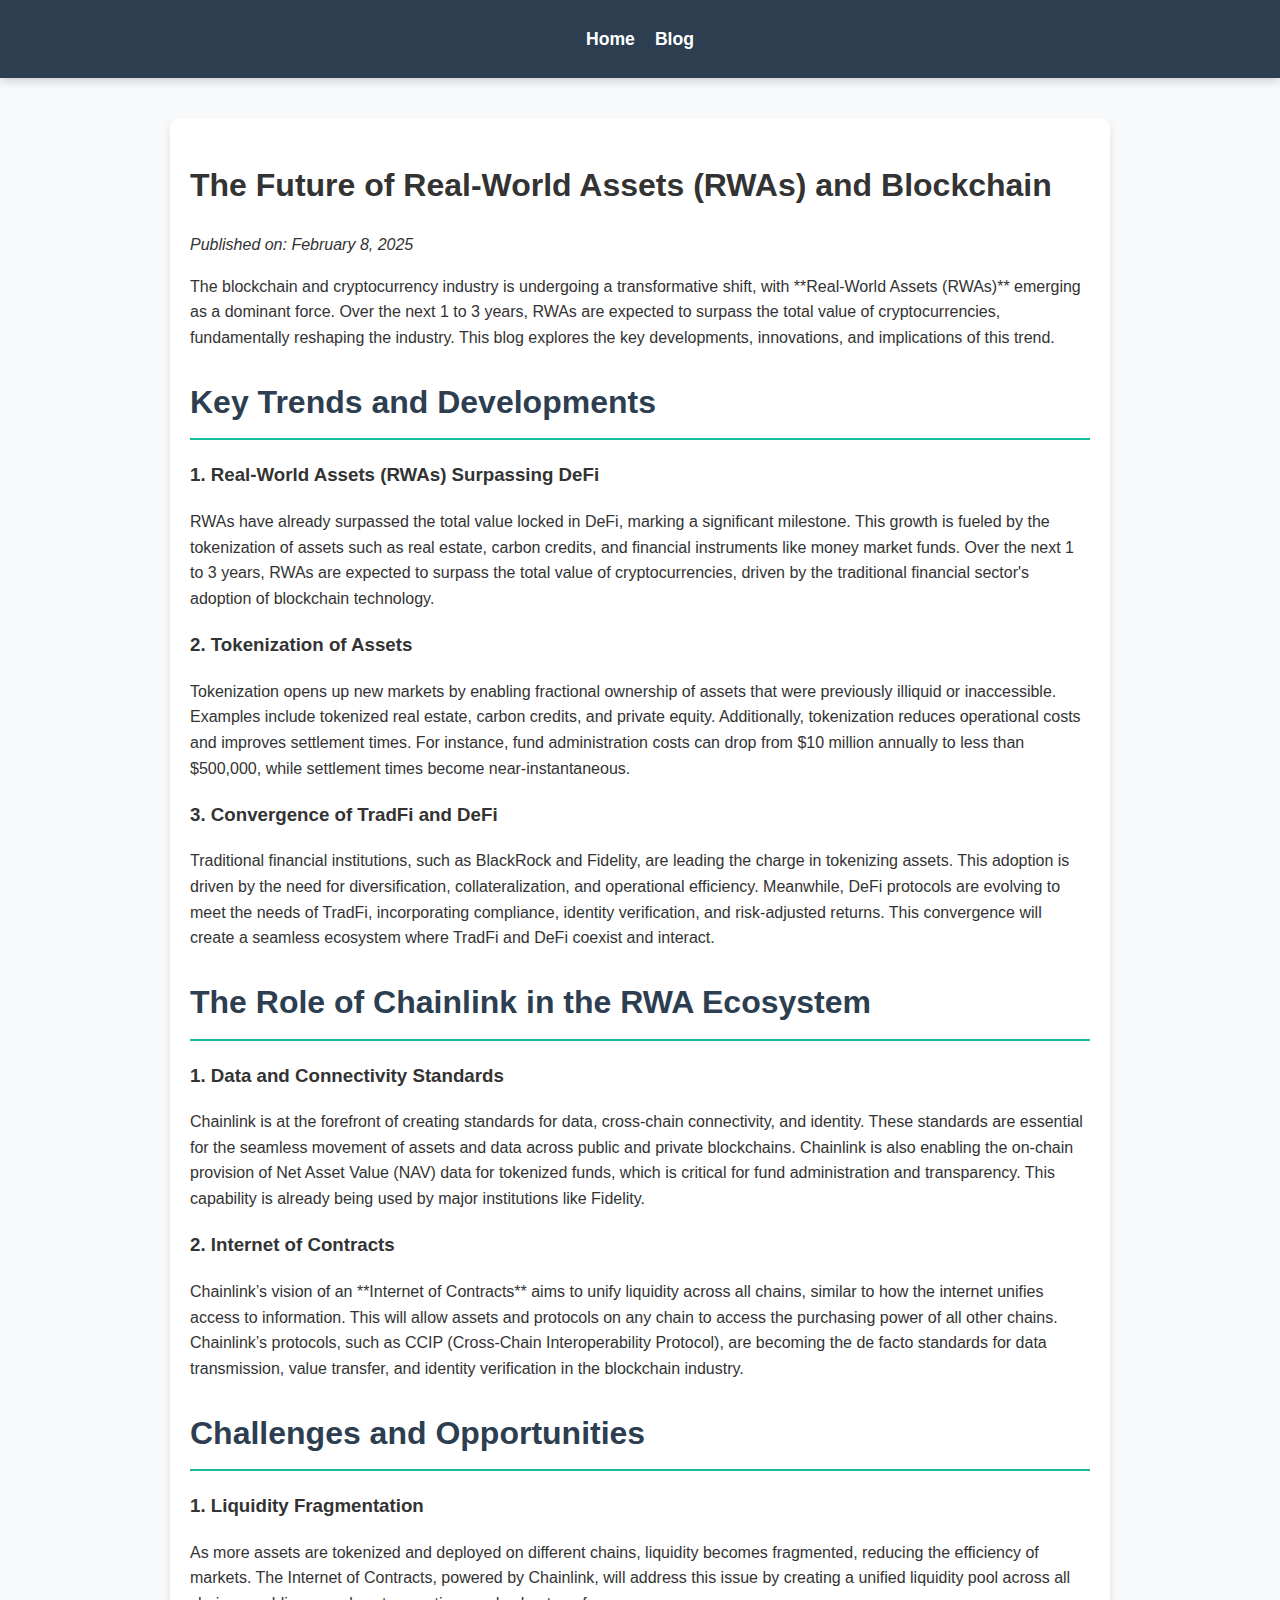
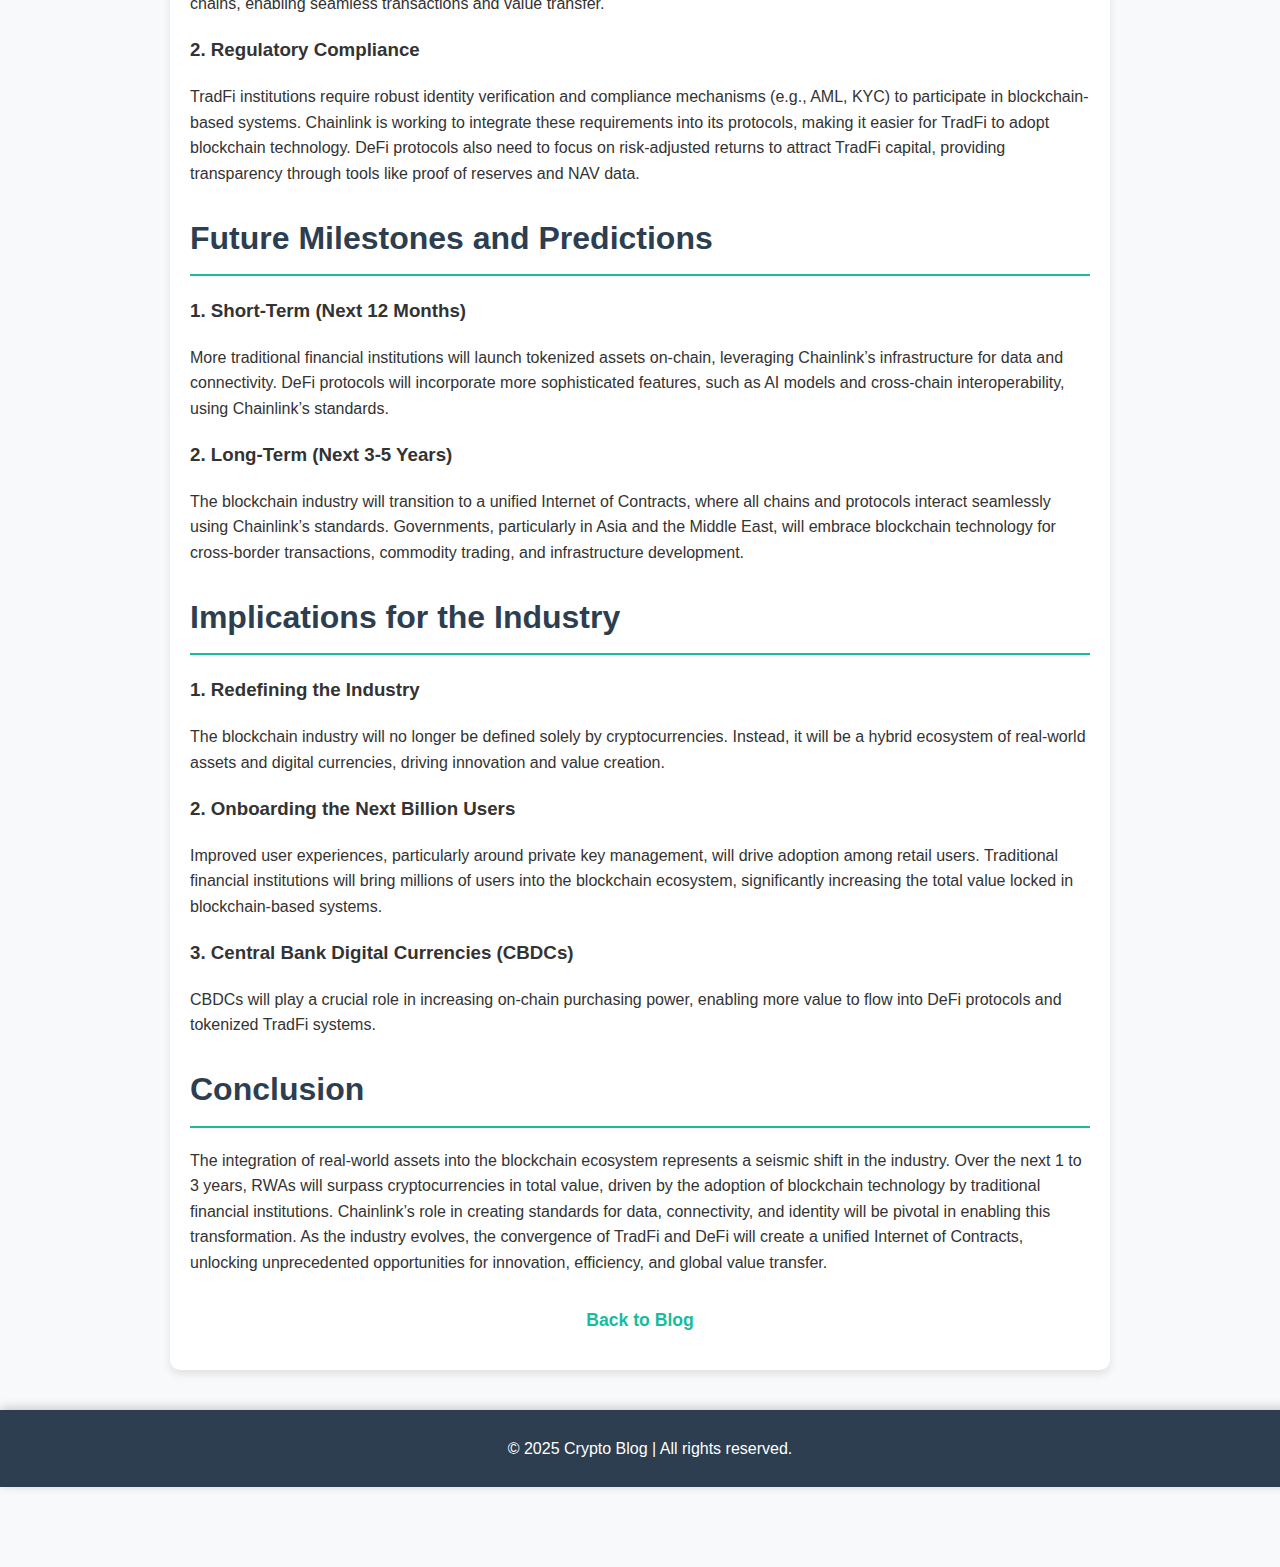
<file: feature-of-rwa.html>
<!DOCTYPE html>
<html lang="en">
<head>
    <meta charset="UTF-8">
    <meta name="viewport" content="width=device-width, initial-scale=1.0">
    <title>The Future of Real-World Assets (RWAs) and Blockchain</title>
    <link rel="stylesheet" href="style.css">
</head>
<body>
    <!-- Navigation Bar -->
    <div class="navbar">
        <a href="index.html">Home</a>
        <a href="index.html">Blog</a>
    </div>

    <!-- Main Content Container -->
    <div class="container">
        <h1>The Future of Real-World Assets (RWAs) and Blockchain</h1>
        <p class="publish-date"><em>Published on: February 8, 2025</em></p>

        <!-- Introduction -->
        <p class="intro">
            The blockchain and cryptocurrency industry is undergoing a transformative shift, with **Real-World Assets (RWAs)** emerging as a dominant force. Over the next 1 to 3 years, RWAs are expected to surpass the total value of cryptocurrencies, fundamentally reshaping the industry. This blog explores the key developments, innovations, and implications of this trend.
        </p>

        <!-- Key Trends and Developments -->
        <h2>Key Trends and Developments</h2>

        <h3>1. Real-World Assets (RWAs) Surpassing DeFi</h3>
        <p>
            RWAs have already surpassed the total value locked in DeFi, marking a significant milestone. This growth is fueled by the tokenization of assets such as real estate, carbon credits, and financial instruments like money market funds. Over the next 1 to 3 years, RWAs are expected to surpass the total value of cryptocurrencies, driven by the traditional financial sector's adoption of blockchain technology.
        </p>

        <h3>2. Tokenization of Assets</h3>
        <p>
            Tokenization opens up new markets by enabling fractional ownership of assets that were previously illiquid or inaccessible. Examples include tokenized real estate, carbon credits, and private equity. Additionally, tokenization reduces operational costs and improves settlement times. For instance, fund administration costs can drop from $10 million annually to less than $500,000, while settlement times become near-instantaneous.
        </p>

        <h3>3. Convergence of TradFi and DeFi</h3>
        <p>
            Traditional financial institutions, such as BlackRock and Fidelity, are leading the charge in tokenizing assets. This adoption is driven by the need for diversification, collateralization, and operational efficiency. Meanwhile, DeFi protocols are evolving to meet the needs of TradFi, incorporating compliance, identity verification, and risk-adjusted returns. This convergence will create a seamless ecosystem where TradFi and DeFi coexist and interact.
        </p>

        <!-- The Role of Chainlink in the RWA Ecosystem -->
        <h2>The Role of Chainlink in the RWA Ecosystem</h2>

        <h3>1. Data and Connectivity Standards</h3>
        <p>
            Chainlink is at the forefront of creating standards for data, cross-chain connectivity, and identity. These standards are essential for the seamless movement of assets and data across public and private blockchains. Chainlink is also enabling the on-chain provision of Net Asset Value (NAV) data for tokenized funds, which is critical for fund administration and transparency. This capability is already being used by major institutions like Fidelity.
        </p>

        <h3>2. Internet of Contracts</h3>
        <p>
            Chainlink’s vision of an **Internet of Contracts** aims to unify liquidity across all chains, similar to how the internet unifies access to information. This will allow assets and protocols on any chain to access the purchasing power of all other chains. Chainlink’s protocols, such as CCIP (Cross-Chain Interoperability Protocol), are becoming the de facto standards for data transmission, value transfer, and identity verification in the blockchain industry.
        </p>

        <!-- Challenges and Opportunities -->
        <h2>Challenges and Opportunities</h2>

        <h3>1. Liquidity Fragmentation</h3>
        <p>
            As more assets are tokenized and deployed on different chains, liquidity becomes fragmented, reducing the efficiency of markets. The Internet of Contracts, powered by Chainlink, will address this issue by creating a unified liquidity pool across all chains, enabling seamless transactions and value transfer.
        </p>

        <h3>2. Regulatory Compliance</h3>
        <p>
            TradFi institutions require robust identity verification and compliance mechanisms (e.g., AML, KYC) to participate in blockchain-based systems. Chainlink is working to integrate these requirements into its protocols, making it easier for TradFi to adopt blockchain technology. DeFi protocols also need to focus on risk-adjusted returns to attract TradFi capital, providing transparency through tools like proof of reserves and NAV data.
        </p>

        <!-- Future Milestones and Predictions -->
        <h2>Future Milestones and Predictions</h2>

        <h3>1. Short-Term (Next 12 Months)</h3>
        <p>
            More traditional financial institutions will launch tokenized assets on-chain, leveraging Chainlink’s infrastructure for data and connectivity. DeFi protocols will incorporate more sophisticated features, such as AI models and cross-chain interoperability, using Chainlink’s standards.
        </p>

        <h3>2. Long-Term (Next 3-5 Years)</h3>
        <p>
            The blockchain industry will transition to a unified Internet of Contracts, where all chains and protocols interact seamlessly using Chainlink’s standards. Governments, particularly in Asia and the Middle East, will embrace blockchain technology for cross-border transactions, commodity trading, and infrastructure development.
        </p>

        <!-- Implications for the Industry -->
        <h2>Implications for the Industry</h2>

        <h3>1. Redefining the Industry</h3>
        <p>
            The blockchain industry will no longer be defined solely by cryptocurrencies. Instead, it will be a hybrid ecosystem of real-world assets and digital currencies, driving innovation and value creation.
        </p>

        <h3>2. Onboarding the Next Billion Users</h3>
        <p>
            Improved user experiences, particularly around private key management, will drive adoption among retail users. Traditional financial institutions will bring millions of users into the blockchain ecosystem, significantly increasing the total value locked in blockchain-based systems.
        </p>

        <h3>3. Central Bank Digital Currencies (CBDCs)</h3>
        <p>
            CBDCs will play a crucial role in increasing on-chain purchasing power, enabling more value to flow into DeFi protocols and tokenized TradFi systems.
        </p>

        <!-- Conclusion -->
        <h2>Conclusion</h2>
        <p>
            The integration of real-world assets into the blockchain ecosystem represents a seismic shift in the industry. Over the next 1 to 3 years, RWAs will surpass cryptocurrencies in total value, driven by the adoption of blockchain technology by traditional financial institutions. Chainlink’s role in creating standards for data, connectivity, and identity will be pivotal in enabling this transformation. As the industry evolves, the convergence of TradFi and DeFi will create a unified Internet of Contracts, unlocking unprecedented opportunities for innovation, efficiency, and global value transfer.
        </p>

        <!-- Back to Blog Link -->
        <p class="back-link"><a href="index.html">Back to Blog</a></p>
    </div>

    <!-- Footer (Fixed Position) -->
    <footer class="footer">
        <p>© 2025 Crypto Blog | All rights reserved.</p>
    </footer>
</body>
</html>
</file>
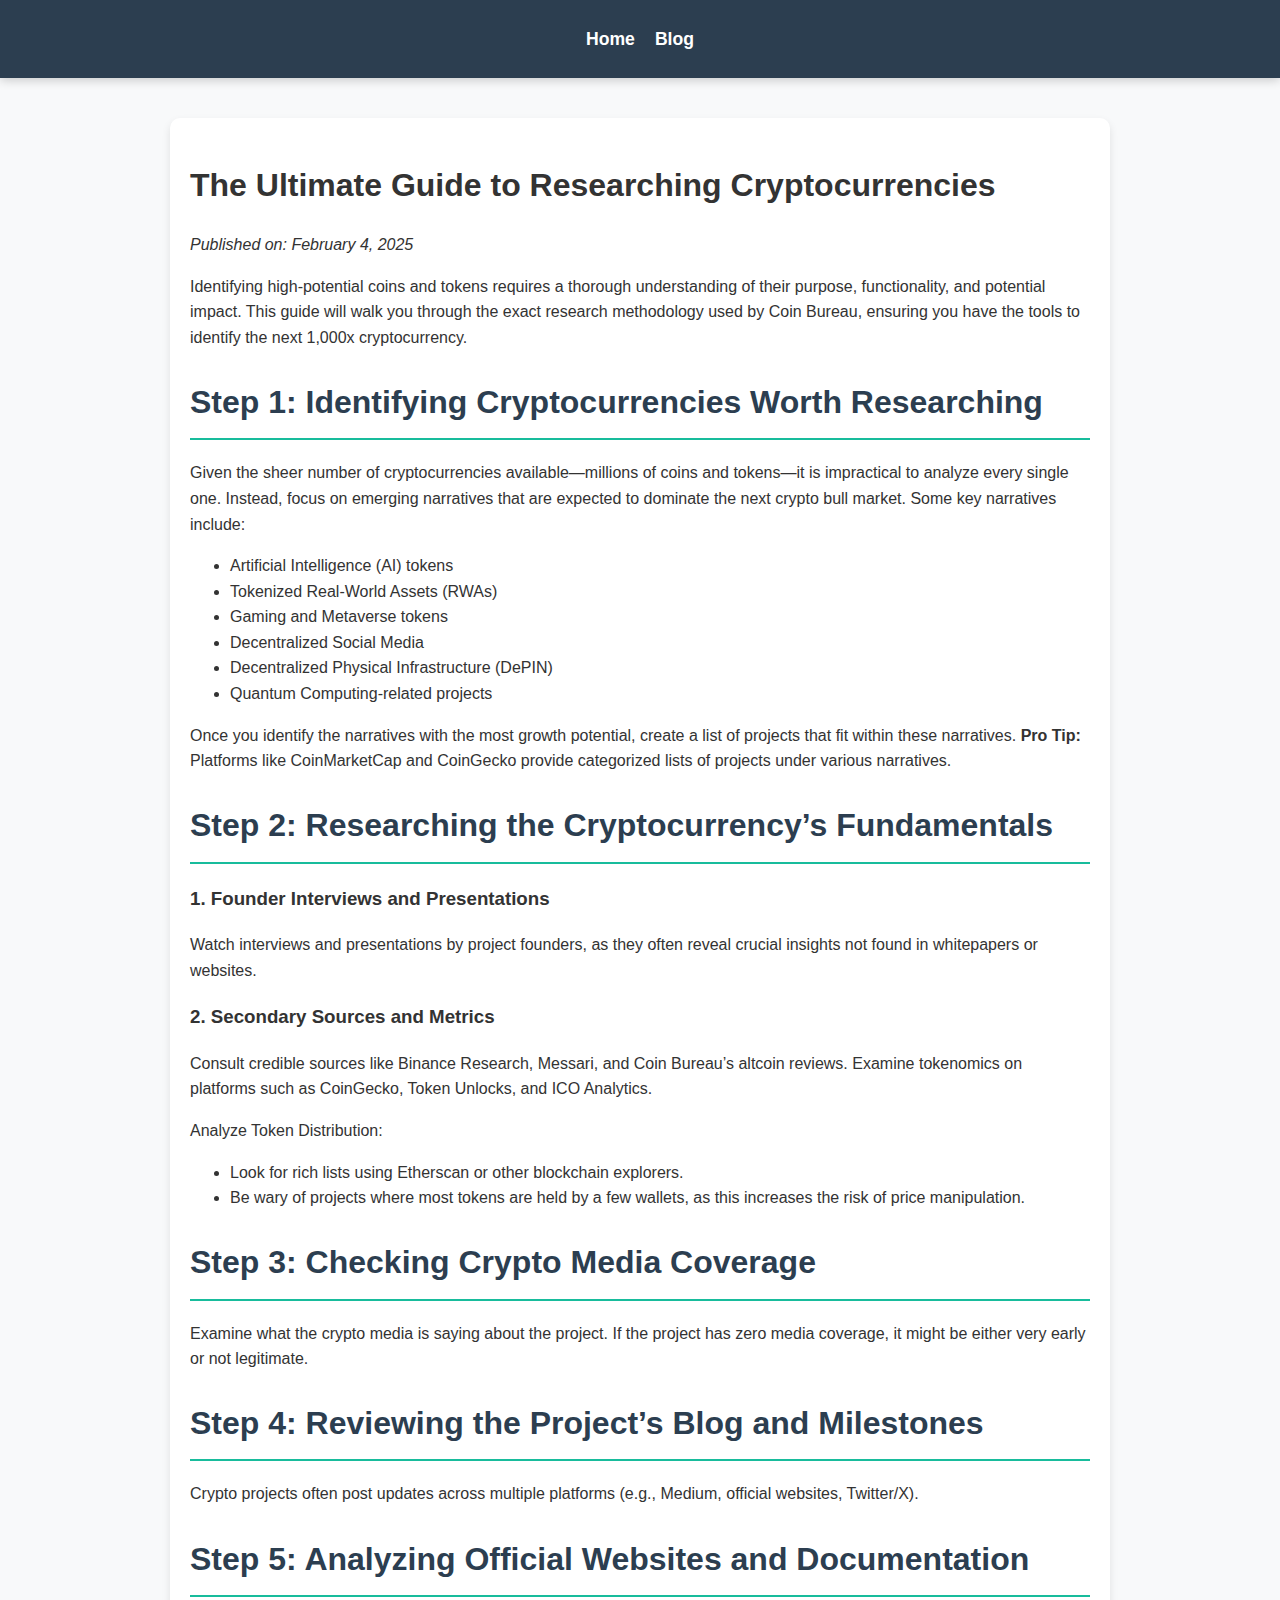
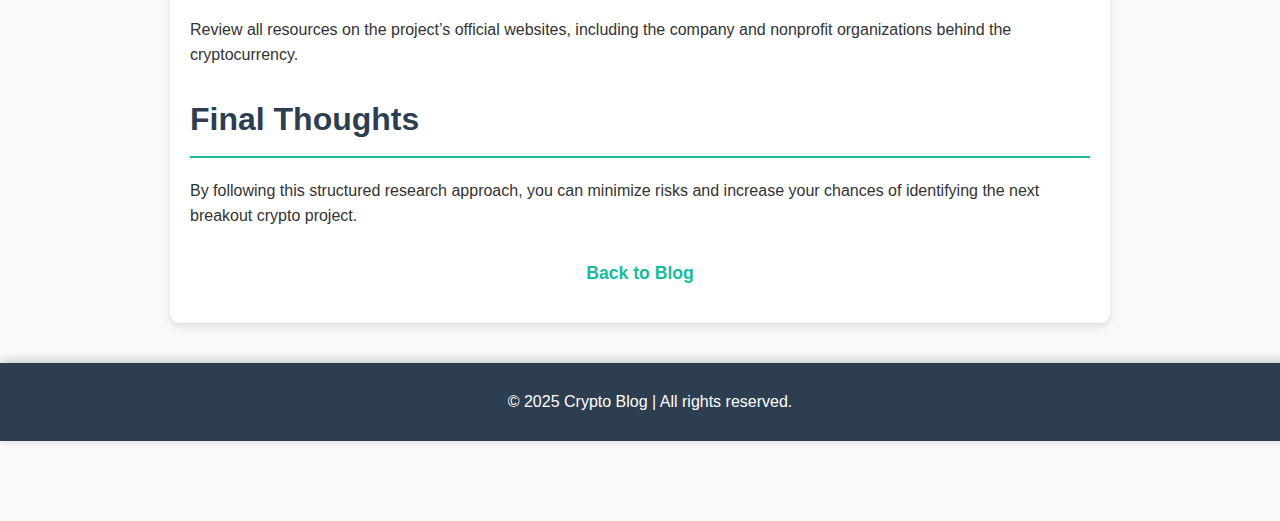
<file: researching-cryptocurrencies.html>
<!DOCTYPE html>
<html lang="en">
<head>
    <meta charset="UTF-8">
    <meta name="viewport" content="width=device-width, initial-scale=1.0">
    <title>The Ultimate Guide to Researching Cryptocurrencies</title>
    <link rel="stylesheet" href="style.css">
</head>
<body>
    <!-- Navigation Bar -->
    <div class="navbar">
        <a href="index.html">Home</a>
        <a href="index.html">Blog</a>
    </div>

    <!-- Main Content Container -->
    <div class="container">
        <h1>The Ultimate Guide to Researching Cryptocurrencies</h1>
        <p class="publish-date"><em>Published on: February 4, 2025</em></p>

        <!-- Introduction -->
        <p class="intro">
            Identifying high-potential coins and tokens requires a thorough understanding of their purpose, functionality, and potential impact. This guide will walk you through the exact research methodology used by Coin Bureau, ensuring you have the tools to identify the next 1,000x cryptocurrency.
        </p>

        <!-- Step 1 -->
        <h2>Step 1: Identifying Cryptocurrencies Worth Researching</h2>
        <p>Given the sheer number of cryptocurrencies available—millions of coins and tokens—it is impractical to analyze every single one. Instead, focus on emerging narratives that are expected to dominate the next crypto bull market. Some key narratives include:</p>
        <ul>
            <li>Artificial Intelligence (AI) tokens</li>
            <li>Tokenized Real-World Assets (RWAs)</li>
            <li>Gaming and Metaverse tokens</li>
            <li>Decentralized Social Media</li>
            <li>Decentralized Physical Infrastructure (DePIN)</li>
            <li>Quantum Computing-related projects</li>
        </ul>

        <p>Once you identify the narratives with the most growth potential, create a list of projects that fit within these narratives. <strong>Pro Tip:</strong> Platforms like CoinMarketCap and CoinGecko provide categorized lists of projects under various narratives.</p>

        <h2>Step 2: Researching the Cryptocurrency’s Fundamentals</h2>
        <h3>1. Founder Interviews and Presentations</h3>
        <p>Watch interviews and presentations by project founders, as they often reveal crucial insights not found in whitepapers or websites.</p>

        <h3>2. Secondary Sources and Metrics</h3>
        <p>Consult credible sources like Binance Research, Messari, and Coin Bureau’s altcoin reviews. Examine tokenomics on platforms such as CoinGecko, Token Unlocks, and ICO Analytics.</p>
        
        <p>Analyze Token Distribution:</p>
        <ul>
            <li>Look for rich lists using Etherscan or other blockchain explorers.</li>
            <li>Be wary of projects where most tokens are held by a few wallets, as this increases the risk of price manipulation.</li>
        </ul>

        <h2>Step 3: Checking Crypto Media Coverage</h2>
        <p>Examine what the crypto media is saying about the project. If the project has zero media coverage, it might be either very early or not legitimate.</p>

        <h2>Step 4: Reviewing the Project’s Blog and Milestones</h2>
        <p>Crypto projects often post updates across multiple platforms (e.g., Medium, official websites, Twitter/X).</p>

        <h2>Step 5: Analyzing Official Websites and Documentation</h2>
        <p>Review all resources on the project’s official websites, including the company and nonprofit organizations behind the cryptocurrency.</p>

        <h2>Final Thoughts</h2>
        <p>By following this structured research approach, you can minimize risks and increase your chances of identifying the next breakout crypto project.</p>

        <!-- Back to Blog Link -->
        <p class="back-link"><a href="index.html">Back to Blog</a></p>
    </div>

    <!-- Footer (Fixed Position) -->
    <footer class="footer">
        <p>© 2025 Crypto Blog | All rights reserved.</p>
    </footer>
</body>
</html>
</file>
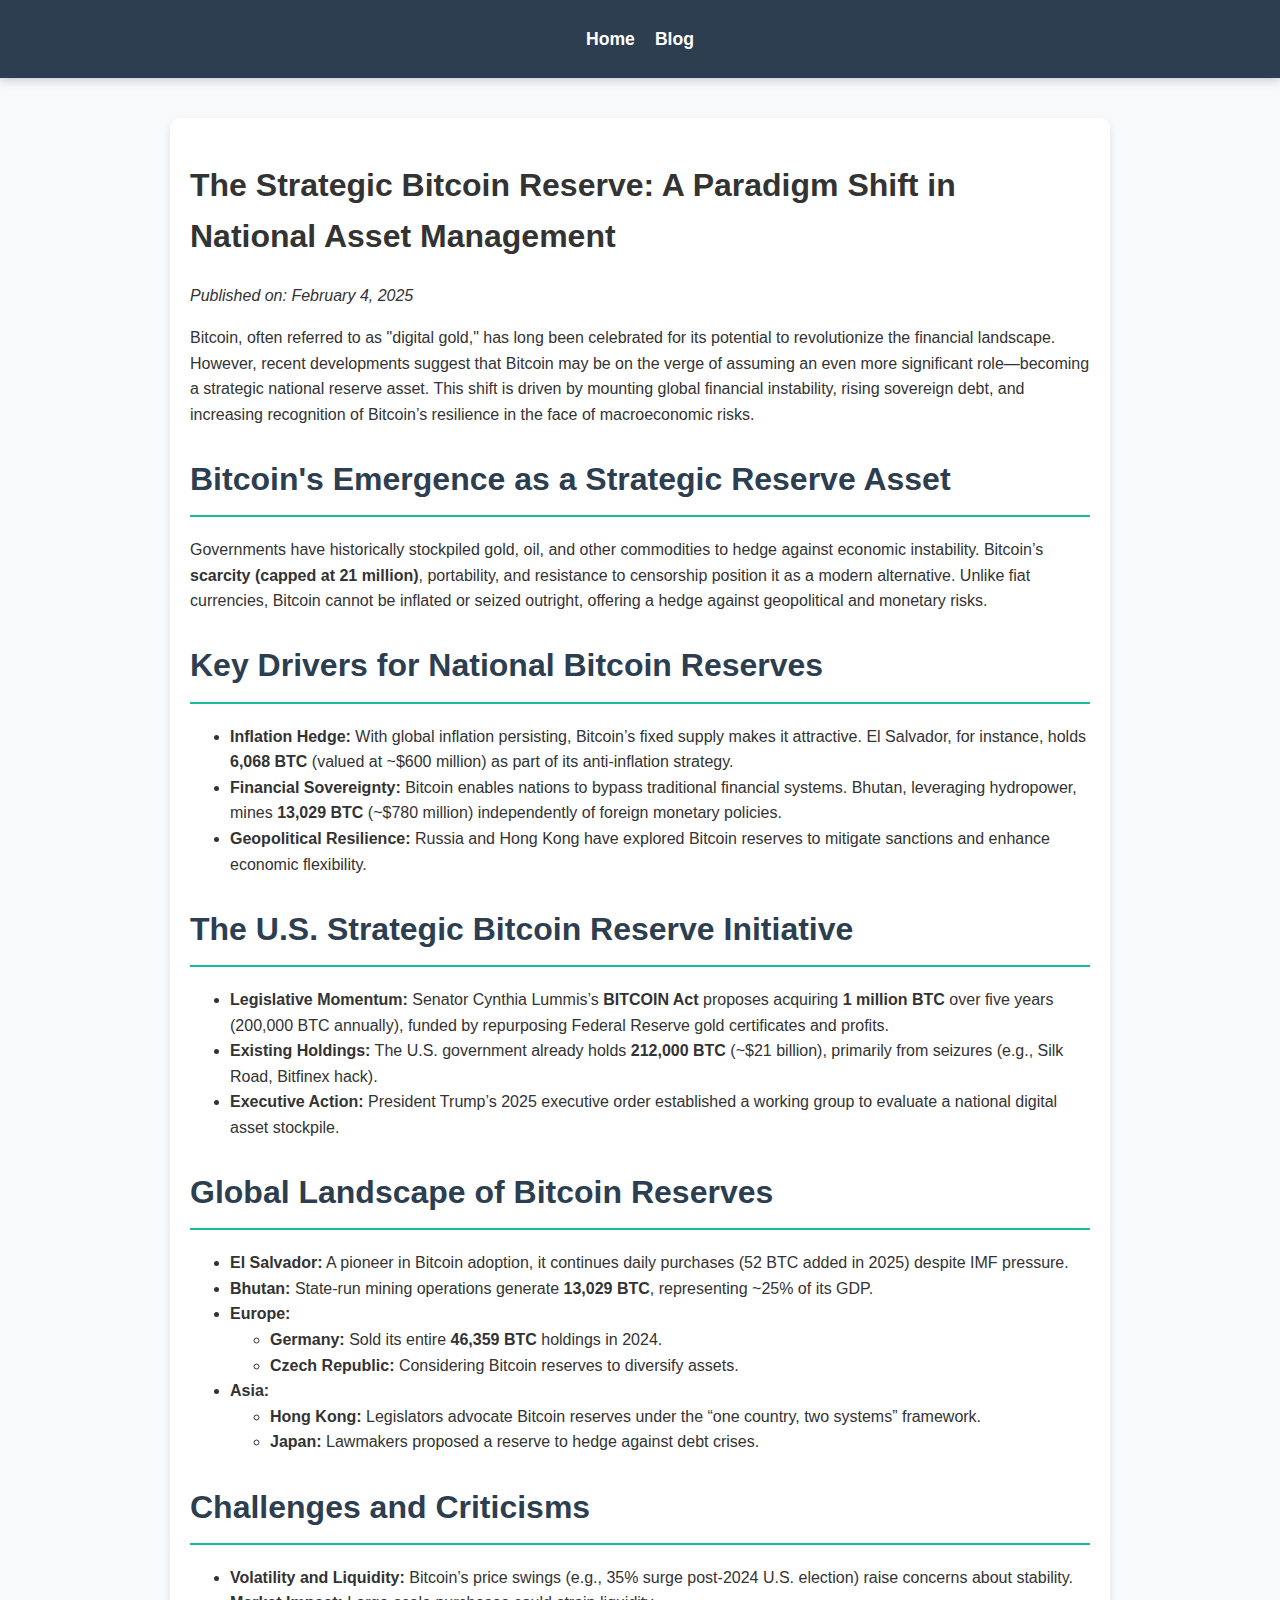
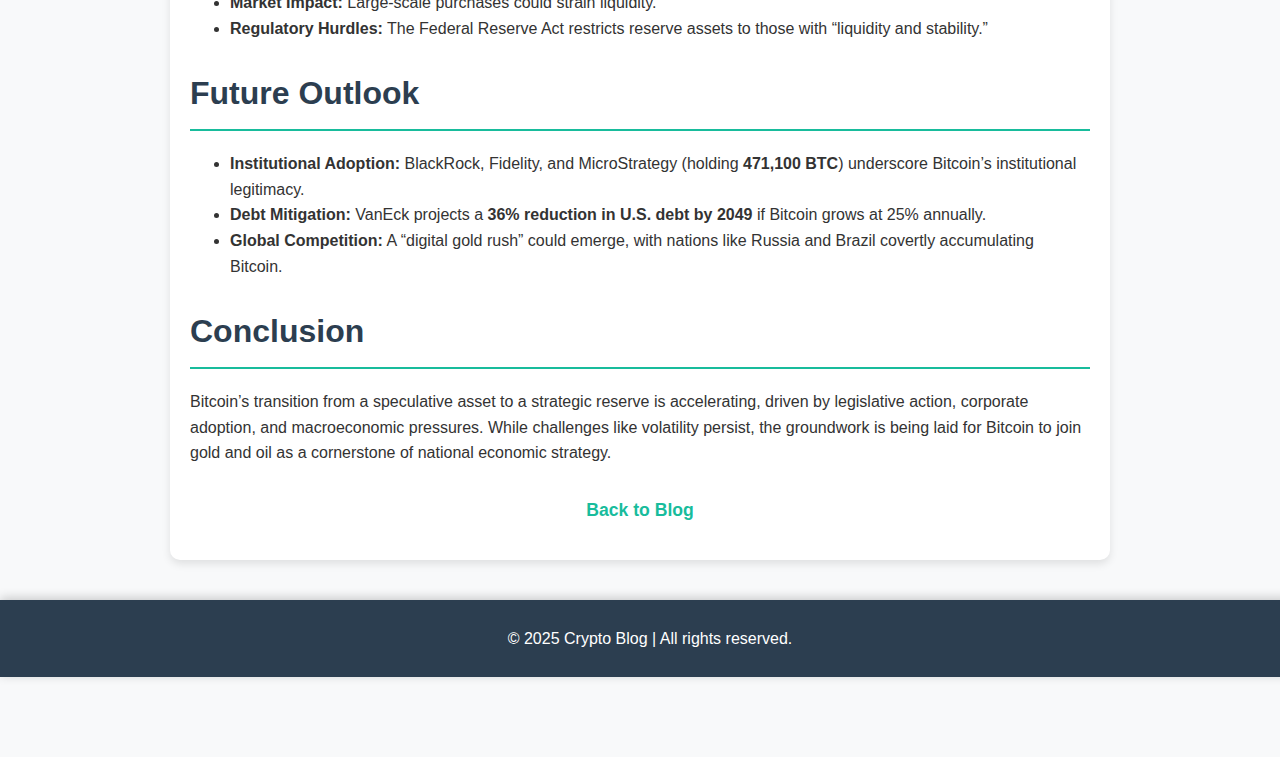
<file: strategic-bitcoin-reserve.html>
<!DOCTYPE html>
<html lang="en">
<head>
    <meta charset="UTF-8">
    <meta name="viewport" content="width=device-width, initial-scale=1.0">
    <title>The Strategic Bitcoin Reserve</title>
    <link rel="stylesheet" href="style.css">
</head>
<body>
    <!-- Navigation Bar -->
    <div class="navbar">
        <a href="index.html">Home</a>
        <a href="index.html">Blog</a>
    </div>

    <!-- Main Content Container -->
    <div class="container">
        <h1>The Strategic Bitcoin Reserve: A Paradigm Shift in National Asset Management</h1>
        <p class="publish-date"><em>Published on: February 4, 2025</em></p>

        <!-- Introduction -->
        <p class="intro">
            Bitcoin, often referred to as "digital gold," has long been celebrated for its potential to revolutionize the financial landscape. However, recent developments suggest that Bitcoin may be on the verge of assuming an even more significant role—becoming a strategic national reserve asset. This shift is driven by mounting global financial instability, rising sovereign debt, and increasing recognition of Bitcoin’s resilience in the face of macroeconomic risks.
        </p>

        <!-- Bitcoin's Emergence as a Strategic Reserve Asset -->
        <h2>Bitcoin's Emergence as a Strategic Reserve Asset</h2>
        <p>
            Governments have historically stockpiled gold, oil, and other commodities to hedge against economic instability. Bitcoin’s <strong>scarcity (capped at 21 million)</strong>, portability, and resistance to censorship position it as a modern alternative. Unlike fiat currencies, Bitcoin cannot be inflated or seized outright, offering a hedge against geopolitical and monetary risks.
        </p>

        <!-- Key Drivers for National Bitcoin Reserves -->
        <h2>Key Drivers for National Bitcoin Reserves</h2>
        <ul>
            <li><strong>Inflation Hedge:</strong> With global inflation persisting, Bitcoin’s fixed supply makes it attractive. El Salvador, for instance, holds <strong>6,068 BTC</strong> (valued at ~$600 million) as part of its anti-inflation strategy.</li>
            <li><strong>Financial Sovereignty:</strong> Bitcoin enables nations to bypass traditional financial systems. Bhutan, leveraging hydropower, mines <strong>13,029 BTC</strong> (~$780 million) independently of foreign monetary policies.</li>
            <li><strong>Geopolitical Resilience:</strong> Russia and Hong Kong have explored Bitcoin reserves to mitigate sanctions and enhance economic flexibility.</li>
        </ul>

        <!-- The U.S. Strategic Bitcoin Reserve Initiative -->
        <h2>The U.S. Strategic Bitcoin Reserve Initiative</h2>
        <ul>
            <li><strong>Legislative Momentum:</strong> Senator Cynthia Lummis’s <strong>BITCOIN Act</strong> proposes acquiring <strong>1 million BTC</strong> over five years (200,000 BTC annually), funded by repurposing Federal Reserve gold certificates and profits.</li>
            <li><strong>Existing Holdings:</strong> The U.S. government already holds <strong>212,000 BTC</strong> (~$21 billion), primarily from seizures (e.g., Silk Road, Bitfinex hack).</li>
            <li><strong>Executive Action:</strong> President Trump’s 2025 executive order established a working group to evaluate a national digital asset stockpile.</li>
        </ul>

        <!-- Global Landscape of Bitcoin Reserves -->
        <h2>Global Landscape of Bitcoin Reserves</h2>
        <ul>
            <li><strong>El Salvador:</strong> A pioneer in Bitcoin adoption, it continues daily purchases (52 BTC added in 2025) despite IMF pressure.</li>
            <li><strong>Bhutan:</strong> State-run mining operations generate <strong>13,029 BTC</strong>, representing ~25% of its GDP.</li>
            <li><strong>Europe:</strong>
                <ul>
                    <li><strong>Germany:</strong> Sold its entire <strong>46,359 BTC</strong> holdings in 2024.</li>
                    <li><strong>Czech Republic:</strong> Considering Bitcoin reserves to diversify assets.</li>
                </ul>
            </li>
            <li><strong>Asia:</strong>
                <ul>
                    <li><strong>Hong Kong:</strong> Legislators advocate Bitcoin reserves under the “one country, two systems” framework.</li>
                    <li><strong>Japan:</strong> Lawmakers proposed a reserve to hedge against debt crises.</li>
                </ul>
            </li>
        </ul>

        <!-- Challenges and Criticisms -->
        <h2>Challenges and Criticisms</h2>
        <ul>
            <li><strong>Volatility and Liquidity:</strong> Bitcoin’s price swings (e.g., 35% surge post-2024 U.S. election) raise concerns about stability.</li>
            <li><strong>Market Impact:</strong> Large-scale purchases could strain liquidity.</li>
            <li><strong>Regulatory Hurdles:</strong> The Federal Reserve Act restricts reserve assets to those with “liquidity and stability.”</li>
        </ul>

        <!-- Future Outlook -->
        <h2>Future Outlook</h2>
        <ul>
            <li><strong>Institutional Adoption:</strong> BlackRock, Fidelity, and MicroStrategy (holding <strong>471,100 BTC</strong>) underscore Bitcoin’s institutional legitimacy.</li>
            <li><strong>Debt Mitigation:</strong> VanEck projects a <strong>36% reduction in U.S. debt by 2049</strong> if Bitcoin grows at 25% annually.</li>
            <li><strong>Global Competition:</strong> A “digital gold rush” could emerge, with nations like Russia and Brazil covertly accumulating Bitcoin.</li>
        </ul>

        <!-- Conclusion -->
        <h2>Conclusion</h2>
        <p>
            Bitcoin’s transition from a speculative asset to a strategic reserve is accelerating, driven by legislative action, corporate adoption, and macroeconomic pressures. While challenges like volatility persist, the groundwork is being laid for Bitcoin to join gold and oil as a cornerstone of national economic strategy.
        </p>

        <!-- Back to Blog Link -->
        <p class="back-link"><a href="index.html">Back to Blog</a></p>
    </div>

    <!-- Footer (Fixed Position) -->
    <footer class="footer">
        <p>© 2025 Crypto Blog | All rights reserved.</p>
    </footer>
</body>
</html>
</file>
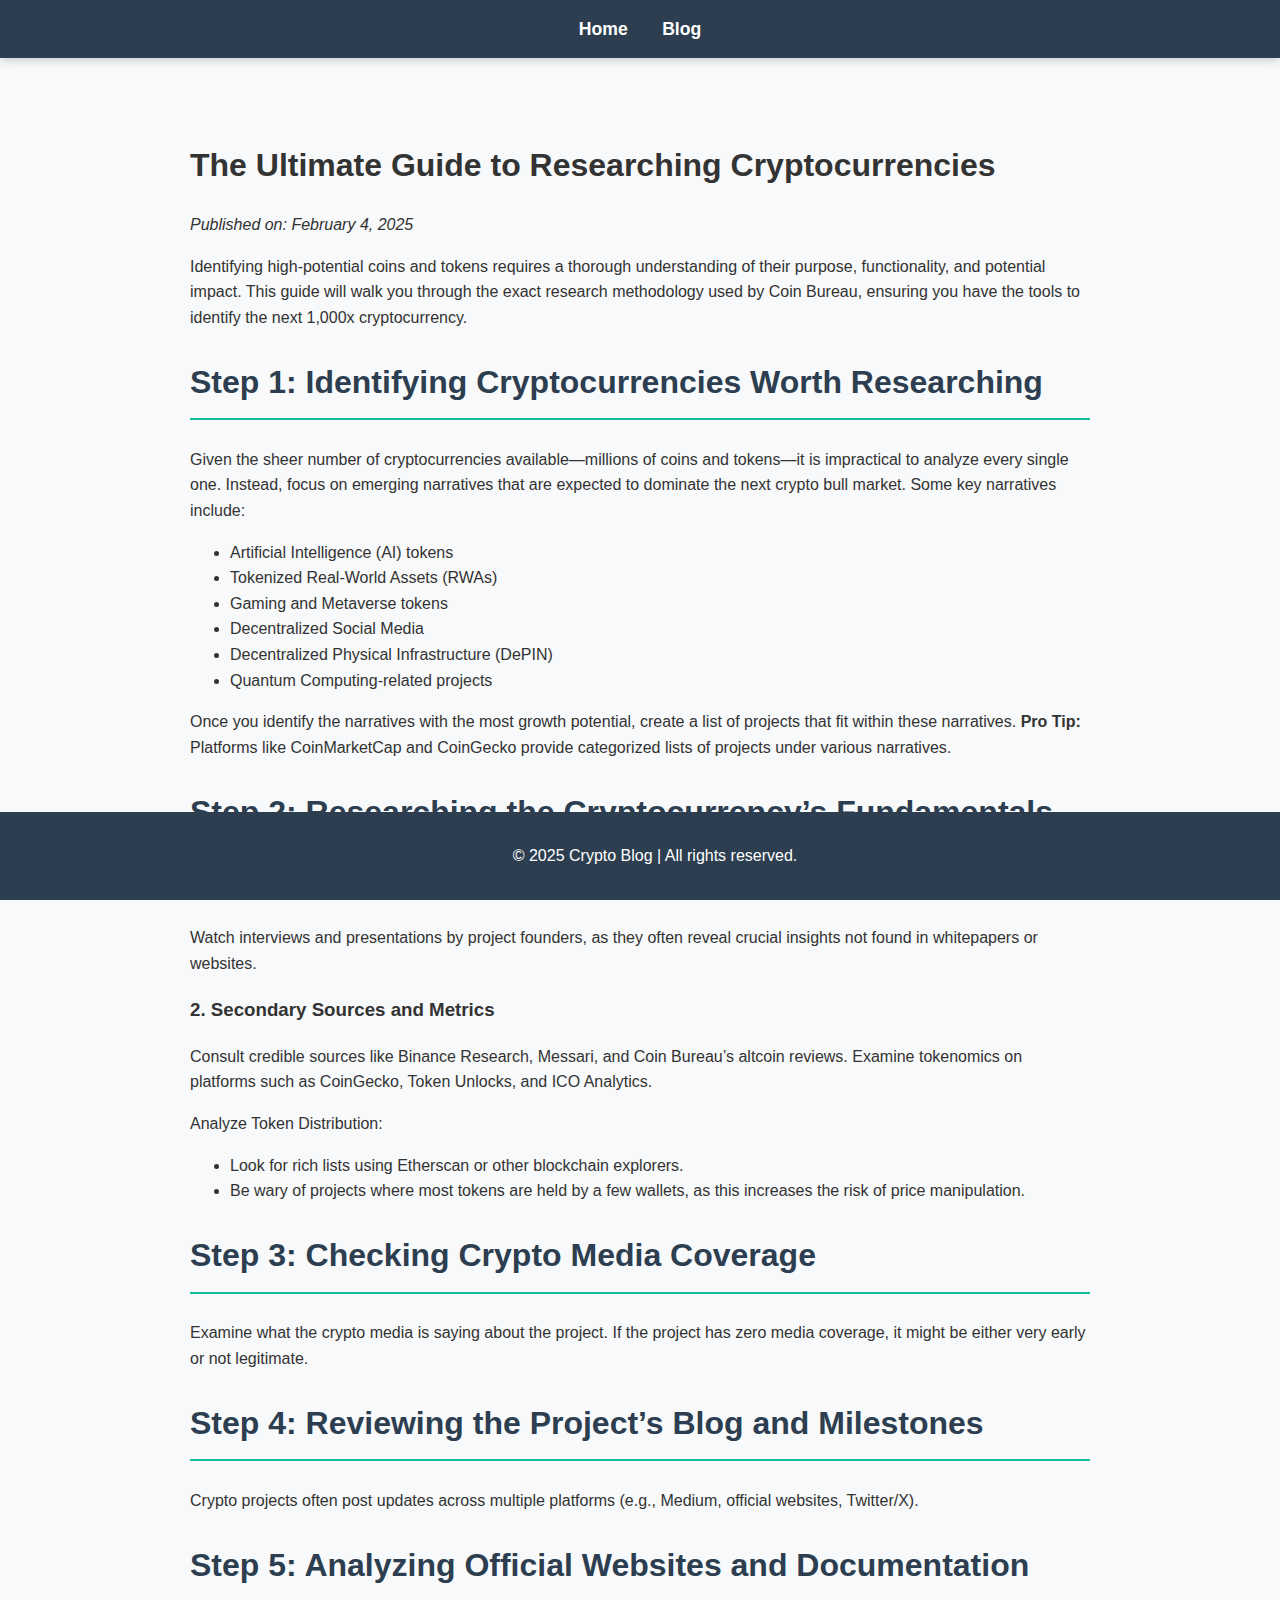
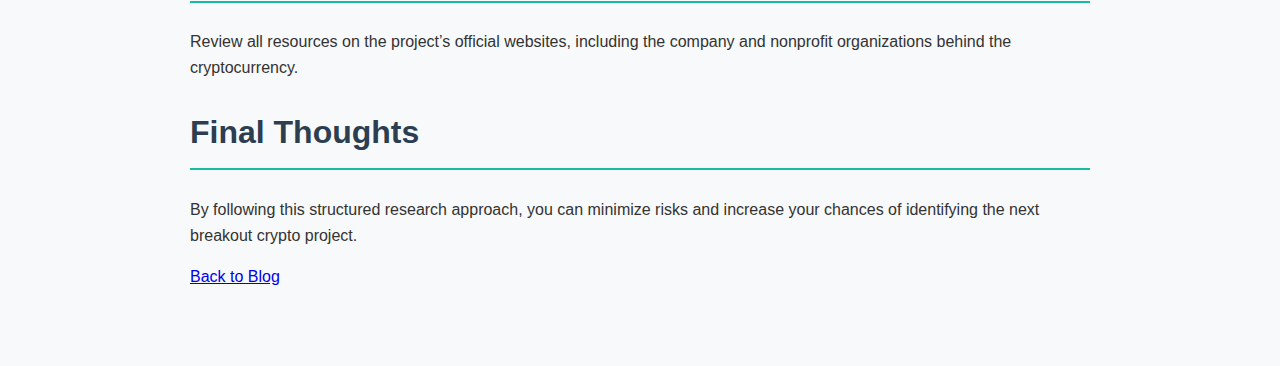
<file: blog/researching-cryptocurrencies.html>
<!DOCTYPE html>
<html lang="en">
<head>
    <meta charset="UTF-8">
    <meta name="viewport" content="width=device-width, initial-scale=1.0">
    <title>The Ultimate Guide to Researching Cryptocurrencies</title>
    <link rel="stylesheet" href="style.css">
</head>
<body>
    <!-- Navigation Bar -->
    <div class="navbar">
        <a href="../index.html">Home</a>
        <a href="index.html">Blog</a>
    </div>

    <!-- Main Content Container -->
    <div class="container">
        <h1>The Ultimate Guide to Researching Cryptocurrencies</h1>
        <p class="publish-date"><em>Published on: February 4, 2025</em></p>

        <!-- Introduction -->
        <p class="intro">
            Identifying high-potential coins and tokens requires a thorough understanding of their purpose, functionality, and potential impact. This guide will walk you through the exact research methodology used by Coin Bureau, ensuring you have the tools to identify the next 1,000x cryptocurrency.
        </p>

        <!-- Step 1 -->
        <h2>Step 1: Identifying Cryptocurrencies Worth Researching</h2>
        <p>Given the sheer number of cryptocurrencies available—millions of coins and tokens—it is impractical to analyze every single one. Instead, focus on emerging narratives that are expected to dominate the next crypto bull market. Some key narratives include:</p>
        <ul>
            <li>Artificial Intelligence (AI) tokens</li>
            <li>Tokenized Real-World Assets (RWAs)</li>
            <li>Gaming and Metaverse tokens</li>
            <li>Decentralized Social Media</li>
            <li>Decentralized Physical Infrastructure (DePIN)</li>
            <li>Quantum Computing-related projects</li>
        </ul>

        <p>Once you identify the narratives with the most growth potential, create a list of projects that fit within these narratives. <strong>Pro Tip:</strong> Platforms like CoinMarketCap and CoinGecko provide categorized lists of projects under various narratives.</p>

        <h2>Step 2: Researching the Cryptocurrency’s Fundamentals</h2>
        <h3>1. Founder Interviews and Presentations</h3>
        <p>Watch interviews and presentations by project founders, as they often reveal crucial insights not found in whitepapers or websites.</p>

        <h3>2. Secondary Sources and Metrics</h3>
        <p>Consult credible sources like Binance Research, Messari, and Coin Bureau’s altcoin reviews. Examine tokenomics on platforms such as CoinGecko, Token Unlocks, and ICO Analytics.</p>
        
        <p>Analyze Token Distribution:</p>
        <ul>
            <li>Look for rich lists using Etherscan or other blockchain explorers.</li>
            <li>Be wary of projects where most tokens are held by a few wallets, as this increases the risk of price manipulation.</li>
        </ul>

        <h2>Step 3: Checking Crypto Media Coverage</h2>
        <p>Examine what the crypto media is saying about the project. If the project has zero media coverage, it might be either very early or not legitimate.</p>

        <h2>Step 4: Reviewing the Project’s Blog and Milestones</h2>
        <p>Crypto projects often post updates across multiple platforms (e.g., Medium, official websites, Twitter/X).</p>

        <h2>Step 5: Analyzing Official Websites and Documentation</h2>
        <p>Review all resources on the project’s official websites, including the company and nonprofit organizations behind the cryptocurrency.</p>

        <h2>Final Thoughts</h2>
        <p>By following this structured research approach, you can minimize risks and increase your chances of identifying the next breakout crypto project.</p>

        <!-- Back to Blog Link -->
        <p class="back-link"><a href="index.html">Back to Blog</a></p>
    </div>

    <!-- Footer (Fixed Position) -->
    <footer class="footer">
        <p>© 2025 Crypto Blog | All rights reserved.</p>
    </footer>
</body>
</html>
</file>
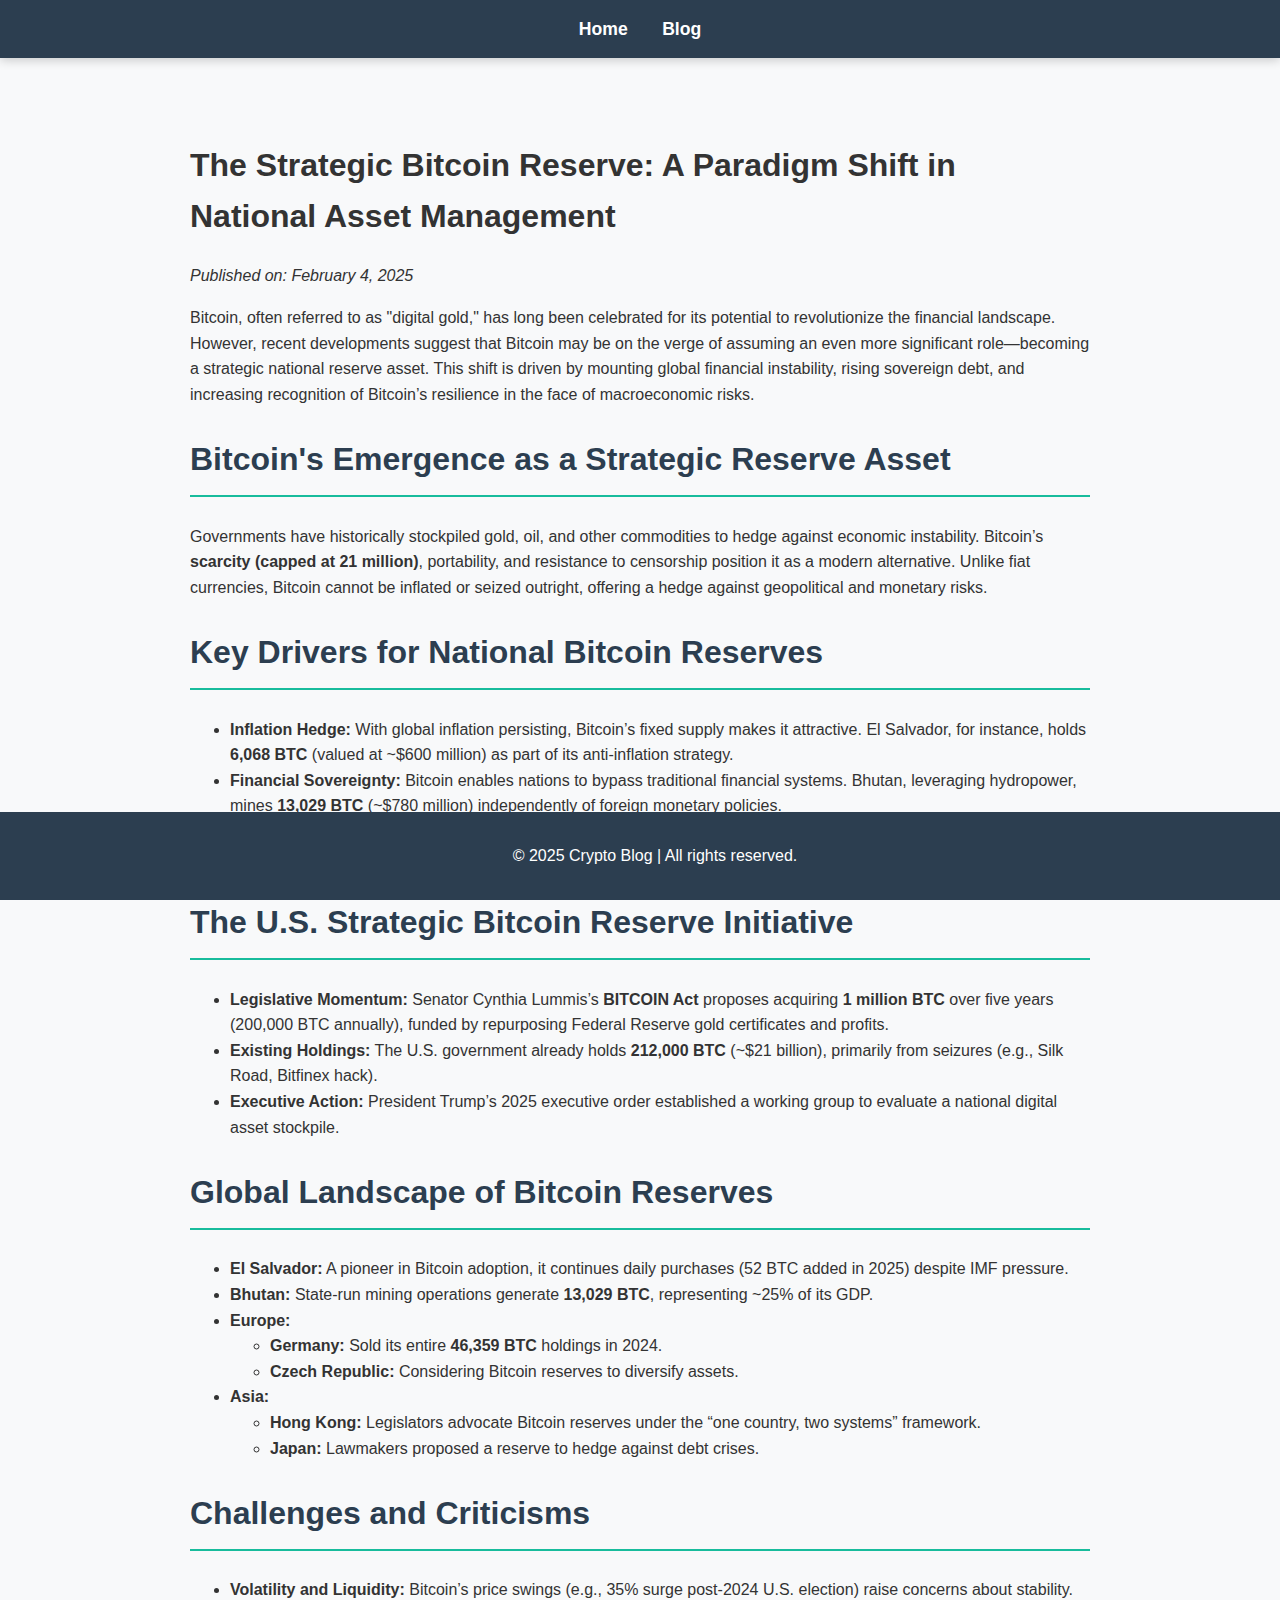
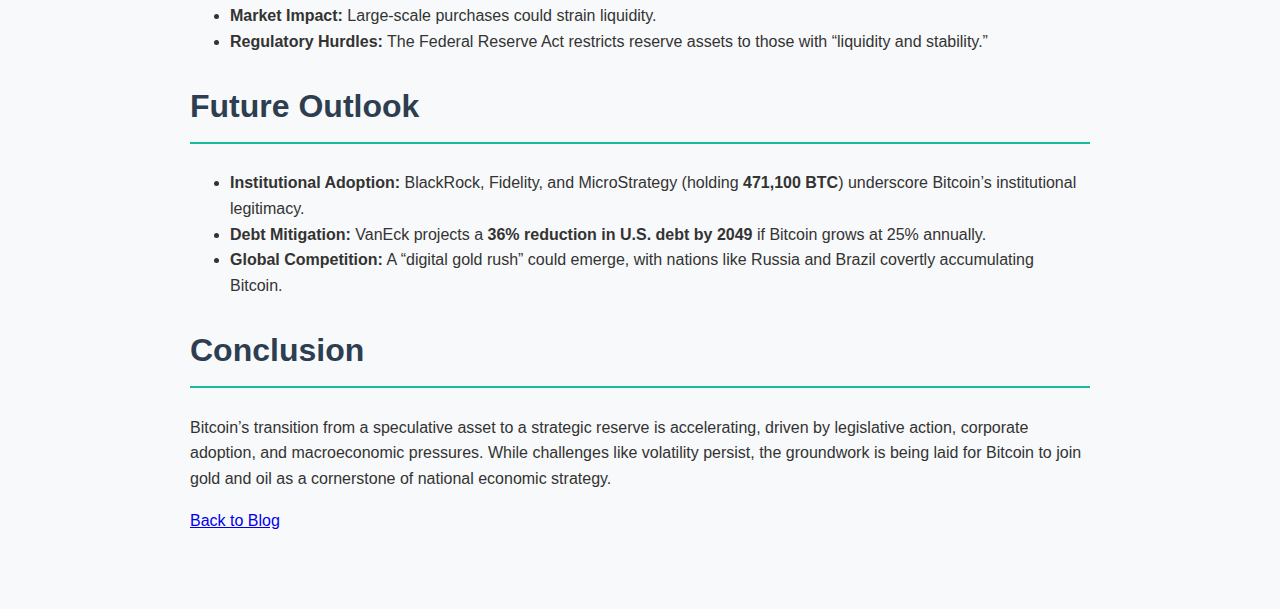
<file: blog/strategic-bitcoin-reserve.html>
<!DOCTYPE html>
<html lang="en">
<head>
    <meta charset="UTF-8">
    <meta name="viewport" content="width=device-width, initial-scale=1.0">
    <title>The Strategic Bitcoin Reserve</title>
    <link rel="stylesheet" href="style.css">
</head>
<body>
    <!-- Navigation Bar -->
    <div class="navbar">
        <a href="../index.html">Home</a>
        <a href="index.html">Blog</a>
    </div>

    <!-- Main Content Container -->
    <div class="container">
        <h1>The Strategic Bitcoin Reserve: A Paradigm Shift in National Asset Management</h1>
        <p class="publish-date"><em>Published on: February 4, 2025</em></p>

        <!-- Introduction -->
        <p class="intro">
            Bitcoin, often referred to as "digital gold," has long been celebrated for its potential to revolutionize the financial landscape. However, recent developments suggest that Bitcoin may be on the verge of assuming an even more significant role—becoming a strategic national reserve asset. This shift is driven by mounting global financial instability, rising sovereign debt, and increasing recognition of Bitcoin’s resilience in the face of macroeconomic risks.
        </p>

        <!-- Bitcoin's Emergence as a Strategic Reserve Asset -->
        <h2>Bitcoin's Emergence as a Strategic Reserve Asset</h2>
        <p>
            Governments have historically stockpiled gold, oil, and other commodities to hedge against economic instability. Bitcoin’s <strong>scarcity (capped at 21 million)</strong>, portability, and resistance to censorship position it as a modern alternative. Unlike fiat currencies, Bitcoin cannot be inflated or seized outright, offering a hedge against geopolitical and monetary risks.
        </p>

        <!-- Key Drivers for National Bitcoin Reserves -->
        <h2>Key Drivers for National Bitcoin Reserves</h2>
        <ul>
            <li><strong>Inflation Hedge:</strong> With global inflation persisting, Bitcoin’s fixed supply makes it attractive. El Salvador, for instance, holds <strong>6,068 BTC</strong> (valued at ~$600 million) as part of its anti-inflation strategy.</li>
            <li><strong>Financial Sovereignty:</strong> Bitcoin enables nations to bypass traditional financial systems. Bhutan, leveraging hydropower, mines <strong>13,029 BTC</strong> (~$780 million) independently of foreign monetary policies.</li>
            <li><strong>Geopolitical Resilience:</strong> Russia and Hong Kong have explored Bitcoin reserves to mitigate sanctions and enhance economic flexibility.</li>
        </ul>

        <!-- The U.S. Strategic Bitcoin Reserve Initiative -->
        <h2>The U.S. Strategic Bitcoin Reserve Initiative</h2>
        <ul>
            <li><strong>Legislative Momentum:</strong> Senator Cynthia Lummis’s <strong>BITCOIN Act</strong> proposes acquiring <strong>1 million BTC</strong> over five years (200,000 BTC annually), funded by repurposing Federal Reserve gold certificates and profits.</li>
            <li><strong>Existing Holdings:</strong> The U.S. government already holds <strong>212,000 BTC</strong> (~$21 billion), primarily from seizures (e.g., Silk Road, Bitfinex hack).</li>
            <li><strong>Executive Action:</strong> President Trump’s 2025 executive order established a working group to evaluate a national digital asset stockpile.</li>
        </ul>

        <!-- Global Landscape of Bitcoin Reserves -->
        <h2>Global Landscape of Bitcoin Reserves</h2>
        <ul>
            <li><strong>El Salvador:</strong> A pioneer in Bitcoin adoption, it continues daily purchases (52 BTC added in 2025) despite IMF pressure.</li>
            <li><strong>Bhutan:</strong> State-run mining operations generate <strong>13,029 BTC</strong>, representing ~25% of its GDP.</li>
            <li><strong>Europe:</strong>
                <ul>
                    <li><strong>Germany:</strong> Sold its entire <strong>46,359 BTC</strong> holdings in 2024.</li>
                    <li><strong>Czech Republic:</strong> Considering Bitcoin reserves to diversify assets.</li>
                </ul>
            </li>
            <li><strong>Asia:</strong>
                <ul>
                    <li><strong>Hong Kong:</strong> Legislators advocate Bitcoin reserves under the “one country, two systems” framework.</li>
                    <li><strong>Japan:</strong> Lawmakers proposed a reserve to hedge against debt crises.</li>
                </ul>
            </li>
        </ul>

        <!-- Challenges and Criticisms -->
        <h2>Challenges and Criticisms</h2>
        <ul>
            <li><strong>Volatility and Liquidity:</strong> Bitcoin’s price swings (e.g., 35% surge post-2024 U.S. election) raise concerns about stability.</li>
            <li><strong>Market Impact:</strong> Large-scale purchases could strain liquidity.</li>
            <li><strong>Regulatory Hurdles:</strong> The Federal Reserve Act restricts reserve assets to those with “liquidity and stability.”</li>
        </ul>

        <!-- Future Outlook -->
        <h2>Future Outlook</h2>
        <ul>
            <li><strong>Institutional Adoption:</strong> BlackRock, Fidelity, and MicroStrategy (holding <strong>471,100 BTC</strong>) underscore Bitcoin’s institutional legitimacy.</li>
            <li><strong>Debt Mitigation:</strong> VanEck projects a <strong>36% reduction in U.S. debt by 2049</strong> if Bitcoin grows at 25% annually.</li>
            <li><strong>Global Competition:</strong> A “digital gold rush” could emerge, with nations like Russia and Brazil covertly accumulating Bitcoin.</li>
        </ul>

        <!-- Conclusion -->
        <h2>Conclusion</h2>
        <p>
            Bitcoin’s transition from a speculative asset to a strategic reserve is accelerating, driven by legislative action, corporate adoption, and macroeconomic pressures. While challenges like volatility persist, the groundwork is being laid for Bitcoin to join gold and oil as a cornerstone of national economic strategy.
        </p>

        <!-- Back to Blog Link -->
        <p class="back-link"><a href="index.html">Back to Blog</a></p>
    </div>

    <!-- Footer (Fixed Position) -->
    <footer class="footer">
        <p>© 2025 Crypto Blog | All rights reserved.</p>
    </footer>
</body>
</html>
</file>
<file: style.css>
/* Global Styles */
 body {
    font-family: 'Arial', sans-serif;
    background-color: #f8f9fa;
    color: #333;
    margin: 0;
    padding: 0;
    line-height: 1.6;
    padding-bottom: 80px; /* Adjusted for footer */
}

/* Navigation Bar */
.navbar {
    background-color: #2c3e50;
    padding: 15px;
    text-align: center;
    display: flex;
    flex-wrap: wrap;
    justify-content: center;
    box-shadow: 0 2px 10px rgba(0, 0, 0, 0.2);
}

.navbar a {
    color: #fff;
    margin: 10px;
    font-weight: bold;
    text-decoration: none;
    font-size: 1.1rem;
}

.navbar a:hover {
    color: #18bc9c;
    text-decoration: underline;
}

/* Main Container */
.container {
    width: 90%;
    max-width: 900px;
    margin: 40px auto;
    padding: 20px;
    background: #fff;
    border-radius: 10px;
    box-shadow: 0 4px 8px rgba(0, 0, 0, 0.1);
}

/* Header */
header {
    text-align: center;
    background: #2c3e50;
    color: #fff;
    padding: 40px 20px;
    border-radius: 10px;
    margin-bottom: 30px;
}

header h1 {
    font-size: 2.5rem;
    margin-bottom: 10px;
}

header .tagline {
    font-size: 1.2rem;
    font-weight: 300;
}

/* Section Headers */
h2 {
    font-size: 2rem;
    color: #2c3e50;
    border-bottom: 2px solid #18bc9c;
    padding-bottom: 10px;
    margin-bottom: 20px;
}

/* Post Grid & Cards */
.post-grid {
    display: grid;
    grid-template-columns: repeat(auto-fit, minmax(200px, 1fr));
    gap: 20px;
    margin-top: 20px;
}

.post-card {
    background: #fff;
    padding: 20px;
    border-radius: 10px;
    box-shadow: 0 4px 8px rgba(0, 0, 0, 0.1);
    transition: transform 0.3s ease, box-shadow 0.3s ease;
}

.post-card:hover {
    transform: translateY(-5px);
    box-shadow: 0 6px 12px rgba(0, 0, 0, 0.2);
}

.post-card h3 {
    font-size: 1.5rem;
    color: #2c3e50;
    margin-bottom: 10px;
}

.post-card h3 a {
    color: inherit;
    text-decoration: none;
}

.post-card h3 a:hover {
    color: #18bc9c;
    text-decoration: underline;
}

.post-card p {
    font-size: 1rem;
    color: #555;
}

/* Citation & Notes Sections */
.citation-notes, .notes-section {
    margin-bottom: 30px;
}

.citation-notes h3, .notes-section h3 {
    font-size: 1.5rem;
    border-bottom: 2px solid #18bc9c;
    padding-bottom: 10px;
}

.citation-notes ul, .notes-section ul {
    list-style-type: none;
    padding: 0;
}

.citation-notes li, .notes-section li {
    margin-bottom: 10px;
    font-size: 0.95rem;
    color: #555;
}

.notes-section a {
    color: #18bc9c;
    text-decoration: none;
}

.notes-section a:hover {
    color: #117a65;
    text-decoration: underline;
}

/* Table Styles */
.table-container {
    width: 100%;
    overflow-x: auto; /* Ensures scrolling on small screens */
    -webkit-overflow-scrolling: touch;
}

.pro-table {
    width: 100%;
    min-width: 900px; /* Ensures scrolling when necessary */
    border-collapse: collapse;
    border-spacing: 0;
    border-radius: 10px;
    overflow: hidden;
    box-shadow: 0 4px 8px rgba(0, 0, 0, 0.1);
    background: #fff;
    margin: 20px 0;
    display: block; /* Ensures table behaves as a block */
}

/* Table Cells */
.pro-table th, .pro-table td {
    padding: 12px 15px;
    text-align: left;
    border-bottom: 1px solid #e0e0e0;
    white-space: nowrap; /* Prevents text from wrapping */
}

/* Table Headers */
.pro-table th {
    background: #2c3e50;
    color: #fff;
    font-weight: bold;
    text-transform: uppercase;
    font-size: 0.9rem;
}

/* Table Row Hover Effects */
.pro-table tbody tr:hover {
    background: #f1f1f1;
    transition: background-color 0.3s ease;
}

.pro-table tbody tr:nth-child(even) {
    background: #f8f9fa;
}

.pro-table tbody tr:nth-child(even):hover {
    background: #e9ecef;
}

/* Mobile Adjustments */
@media (max-width: 768px) {
    .table-container {
        overflow-x: auto; /* Forces scroll on small screens */
    }

    .pro-table {
        display: block;
        overflow-x: auto;
        min-width: 900px;
    }

    .pro-table th, .pro-table td {
        padding: 8px;
        font-size: 0.9rem;
    }
}

/* Back Link */
.back-link {
    text-align: center;
    margin-top: 30px;
}

.back-link a {
    color: #18bc9c;
    text-decoration: none;
    font-weight: bold;
    font-size: 1.1rem;
}

.back-link a:hover {
    color: #117a65;
    text-decoration: underline;
}

/* Footer */
.footer {
    background: #2c3e50;
    color: white;
    text-align: center;
    padding: 10px;
    position: relative;
    width: 100%;
    box-shadow: 0 -2px 10px rgba(0, 0, 0, 0.2);
}

/* Mobile View Adjustments */
@media (max-width: 600px) {
    .container {
        width: 95%;
    }

    .post-grid {
        grid-template-columns: 1fr;
    }

    .navbar {
        flex-direction: column;
        align-items: center;
    }

    .navbar a {
        display: block;
        padding: 8px;
    }
}
</file>
<file: blog/style.css>
/* Global Styles */
body {
    font-family: 'Arial', sans-serif;
    background-color: #f8f9fa; /* Light gray background */
    color: #333; /* Dark text */
    margin: 0;
    padding: 0;
    line-height: 1.6;
}

/* Navigation Bar */
.navbar {
    background-color: #2c3e50; /* Dark Blue */
    padding: 15px 20px;
    text-align: center;
    box-shadow: 0 2px 10px rgba(0, 0, 0, 0.2);
}

.navbar a {
    color: #ffffff; /* White text for contrast */
    margin: 0 15px;
    font-weight: bold;
    text-decoration: none;
    font-size: 1.1rem;
}

.navbar a:hover {
    color: #18bc9c; /* Greenish hover effect */
    text-decoration: underline;
}

/* Main Container */
.container {
    max-width: 900px;
    margin: 40px auto;
    padding: 20px;
}

/* Header */
header {
    text-align: center;
    background-color: #2c3e50; /* Dark Blue */
    color: #ffffff; /* White Text */
    padding: 40px 20px;
    border-radius: 10px;
}

header h1 {
    font-size: 2.5rem;
    margin-bottom: 10px;
}

header .tagline {
    font-size: 1.2rem;
    font-weight: 300;
}

/* Section Headers */
h2 {
    font-size: 2rem;
    color: #2c3e50; /* Dark Blue */
    border-bottom: 2px solid #18bc9c; /* Green Accent */
    padding-bottom: 10px;
}

/* Post Grid */
.post-grid {
    display: grid;
    grid-template-columns: repeat(auto-fit, minmax(300px, 1fr));
    gap: 20px;
}

/* Post Cards */
.post-card {
    background-color: #ffffff; /* White Background */
    padding: 20px;
    border-radius: 10px;
    box-shadow: 0 4px 8px rgba(0, 0, 0, 0.1);
    transition: transform 0.3s ease, box-shadow 0.3s ease;
}

.post-card:hover {
    transform: translateY(-5px);
    box-shadow: 0 6px 12px rgba(0, 0, 0, 0.2);
}

.post-card h3 {
    font-size: 1.5rem;
    color: #2c3e50; /* Dark Blue */
    margin-bottom: 10px;
}

.post-card p {
    font-size: 1rem;
    color: #555; /* Slightly darker text */
}

.post-card a {
    color: #18bc9c; /* Green highlight for links */
    text-decoration: none;
}

.post-card a:hover {
    color: #117a65; /* Darker green on hover */
    text-decoration: underline;
}



/* Footer (Fix: Ensures it's at the bottom) */
.footer {
    background-color: #2c3e50;
    color: white;
    text-align: center;
    padding: 15px;
    position: fixed;
    bottom: 0;
    width: 100%;
}
</file>
